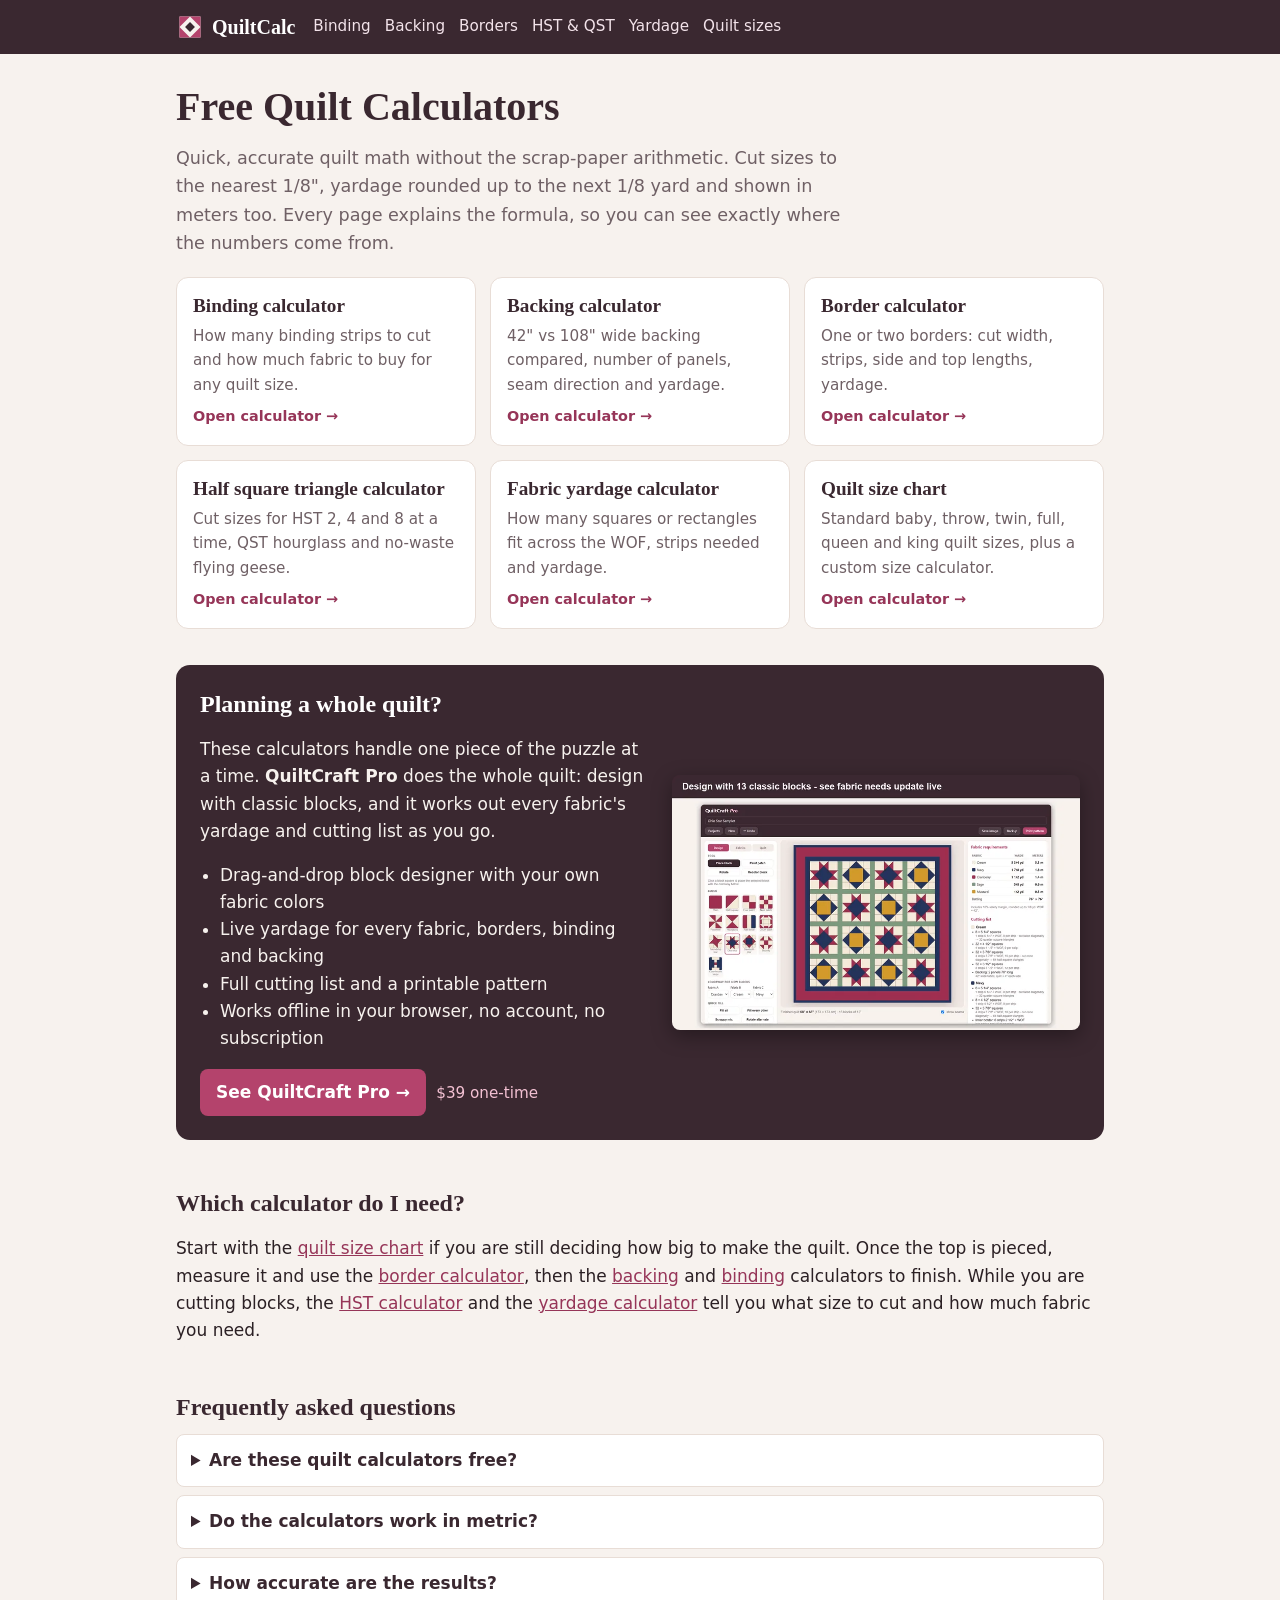
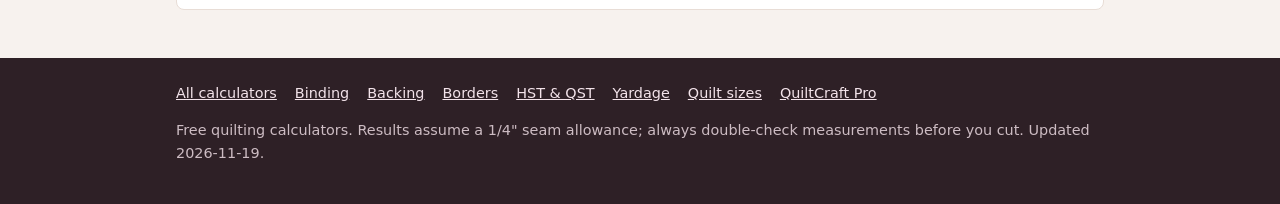
<file: index.html>
<!doctype html>
<html lang="en">
<head>
<!-- SITE CONFIG: base URL = https://goksonline.github.io/quilt-calculators/ (set in _build/build.js, or search-and-replace this exact string in all .html, sitemap.xml, robots.txt) -->
<meta charset="utf-8">
<meta name="viewport" content="width=device-width,initial-scale=1">
<title>Free Quilt Calculators: Binding, Backing, HST &amp; Yardage</title>
<meta name="description" content="Free quilt calculators for binding, backing, borders, half square triangles and fabric yardage, plus a standard quilt size chart. Fractions to 1/8 inch, yards and meters.">
<link rel="canonical" href="https://goksonline.github.io/quilt-calculators/">
<meta property="og:type" content="website">
<meta property="og:site_name" content="QuiltCalc">
<meta property="og:title" content="Free Quilt Calculators: Binding, Backing, HST &amp; Yardage">
<meta property="og:description" content="Free quilt calculators for binding, backing, borders, half square triangles and fabric yardage, plus a standard quilt size chart. Fractions to 1/8 inch, yards and meters.">
<meta property="og:url" content="https://goksonline.github.io/quilt-calculators/">
<meta property="og:image" content="https://goksonline.github.io/quilt-calculators/og-quiltcraft.jpg">
<meta name="twitter:card" content="summary_large_image">
<meta name="theme-color" content="#3a2830">
<link rel="icon" href="favicon.svg" type="image/svg+xml">
<link rel="stylesheet" href="style.css">
<script type="application/ld+json">{"@context":"https://schema.org","@type":"FAQPage","mainEntity":[{"@type":"Question","name":"Are these quilt calculators free?","acceptedAnswer":{"@type":"Answer","text":"Yes. Every calculator on this site is free, needs no sign-up and runs right in your browser."}},{"@type":"Question","name":"Do the calculators work in metric?","acceptedAnswer":{"@type":"Answer","text":"Measurements are entered in inches, the standard for quilting patterns and rulers. Every yardage result is also shown in meters, rounded up to the next 0.1 m."}},{"@type":"Question","name":"How accurate are the results?","acceptedAnswer":{"@type":"Answer","text":"Cut sizes are shown to the nearest 1/8 inch and yardage is always rounded up to the next 1/8 yard, so you will not come up short. Each page shows the formula so you can check the math yourself."}}]}</script>
</head>
<body data-page="">
<a class="skip" href="#main">Skip to content</a>
<header class="top"><div class="wrap"><a class="brand" href="./"><img src="favicon.svg" alt="" width="28" height="28">QuiltCalc</a><nav aria-label="Calculators"><a href="binding.html">Binding</a><a href="backing.html">Backing</a><a href="borders.html">Borders</a><a href="hst-qst.html">HST &amp; QST</a><a href="yardage.html">Yardage</a><a href="quilt-sizes.html">Quilt sizes</a></nav></div></header>
<main id="main"><div class="wrap">
<h1>Free Quilt Calculators</h1>
<p class="lede">Quick, accurate quilt math without the scrap-paper arithmetic. Cut sizes to the nearest 1/8", yardage rounded up to the next 1/8 yard and shown in meters too. Every page explains the formula, so you can see exactly where the numbers come from.</p>
<div class="tools"><a class="tool" href="binding.html"><h2>Binding calculator</h2><p>How many binding strips to cut and how much fabric to buy for any quilt size.</p><span class="go">Open calculator &rarr;</span></a>
<a class="tool" href="backing.html"><h2>Backing calculator</h2><p>42&quot; vs 108&quot; wide backing compared, number of panels, seam direction and yardage.</p><span class="go">Open calculator &rarr;</span></a>
<a class="tool" href="borders.html"><h2>Border calculator</h2><p>One or two borders: cut width, strips, side and top lengths, yardage.</p><span class="go">Open calculator &rarr;</span></a>
<a class="tool" href="hst-qst.html"><h2>Half square triangle calculator</h2><p>Cut sizes for HST 2, 4 and 8 at a time, QST hourglass and no-waste flying geese.</p><span class="go">Open calculator &rarr;</span></a>
<a class="tool" href="yardage.html"><h2>Fabric yardage calculator</h2><p>How many squares or rectangles fit across the WOF, strips needed and yardage.</p><span class="go">Open calculator &rarr;</span></a>
<a class="tool" href="quilt-sizes.html"><h2>Quilt size chart</h2><p>Standard baby, throw, twin, full, queen and king quilt sizes, plus a custom size calculator.</p><span class="go">Open calculator &rarr;</span></a></div>
<section class="promo" aria-labelledby="pro-h">
<div><h2 id="pro-h">Planning a whole quilt?</h2>
<p>These calculators handle one piece of the puzzle at a time. <b>QuiltCraft Pro</b> does the whole quilt: design with classic blocks, and it works out every fabric's yardage and cutting list as you go.</p>
<ul><li>Drag-and-drop block designer with your own fabric colors</li><li>Live yardage for every fabric, borders, binding and backing</li><li>Full cutting list and a printable pattern</li><li>Works offline in your browser, no account, no subscription</li></ul>
<a class="btn" href="https://motorintelligence.gumroad.com/l/quiltcraft-pro?utm_source=quiltcalc&utm_medium=site&utm_campaign=home" rel="noopener">See QuiltCraft Pro &rarr;</a> <span class="price">&nbsp;$39 one-time</span></div>
<img src="app-1_design.webp" width="800" height="500" loading="lazy" alt="QuiltCraft Pro screen showing an Ohio Star sampler quilt with fabric requirements and cutting list">
</section>
<h2>Which calculator do I need?</h2>
<p>Start with the <a href="quilt-sizes.html">quilt size chart</a> if you are still deciding how big to make the quilt. Once the top is pieced, measure it and use the <a href="borders.html">border calculator</a>, then the <a href="backing.html">backing</a> and <a href="binding.html">binding</a> calculators to finish. While you are cutting blocks, the <a href="hst-qst.html">HST calculator</a> and the <a href="yardage.html">yardage calculator</a> tell you what size to cut and how much fabric you need.</p>
<h2 id="faq">Frequently asked questions</h2>
<details><summary>Are these quilt calculators free?</summary><p>Yes. Every calculator on this site is free, needs no sign-up and runs right in your browser.</p></details>
<details><summary>Do the calculators work in metric?</summary><p>Measurements are entered in inches, the standard for quilting patterns and rulers. Every yardage result is also shown in meters, rounded up to the next 0.1 m.</p></details>
<details><summary>How accurate are the results?</summary><p>Cut sizes are shown to the nearest 1/8 inch and yardage is always rounded up to the next 1/8 yard, so you will not come up short. Each page shows the formula so you can check the math yourself.</p></details>
</div></main>
<footer><div class="wrap">
<div class="cols"><a href="./">All calculators</a><a href="binding.html">Binding</a><a href="backing.html">Backing</a><a href="borders.html">Borders</a><a href="hst-qst.html">HST &amp; QST</a><a href="yardage.html">Yardage</a><a href="quilt-sizes.html">Quilt sizes</a><a href="https://motorintelligence.gumroad.com/l/quiltcraft-pro?utm_source=quiltcalc&utm_medium=site&utm_campaign=footer" rel="noopener">QuiltCraft Pro</a></div>
<p>Free quilting calculators. Results assume a 1/4" seam allowance; always double-check measurements before you cut. Updated 2026-11-19.</p>
</div></footer>

</body>
</html>
</file>
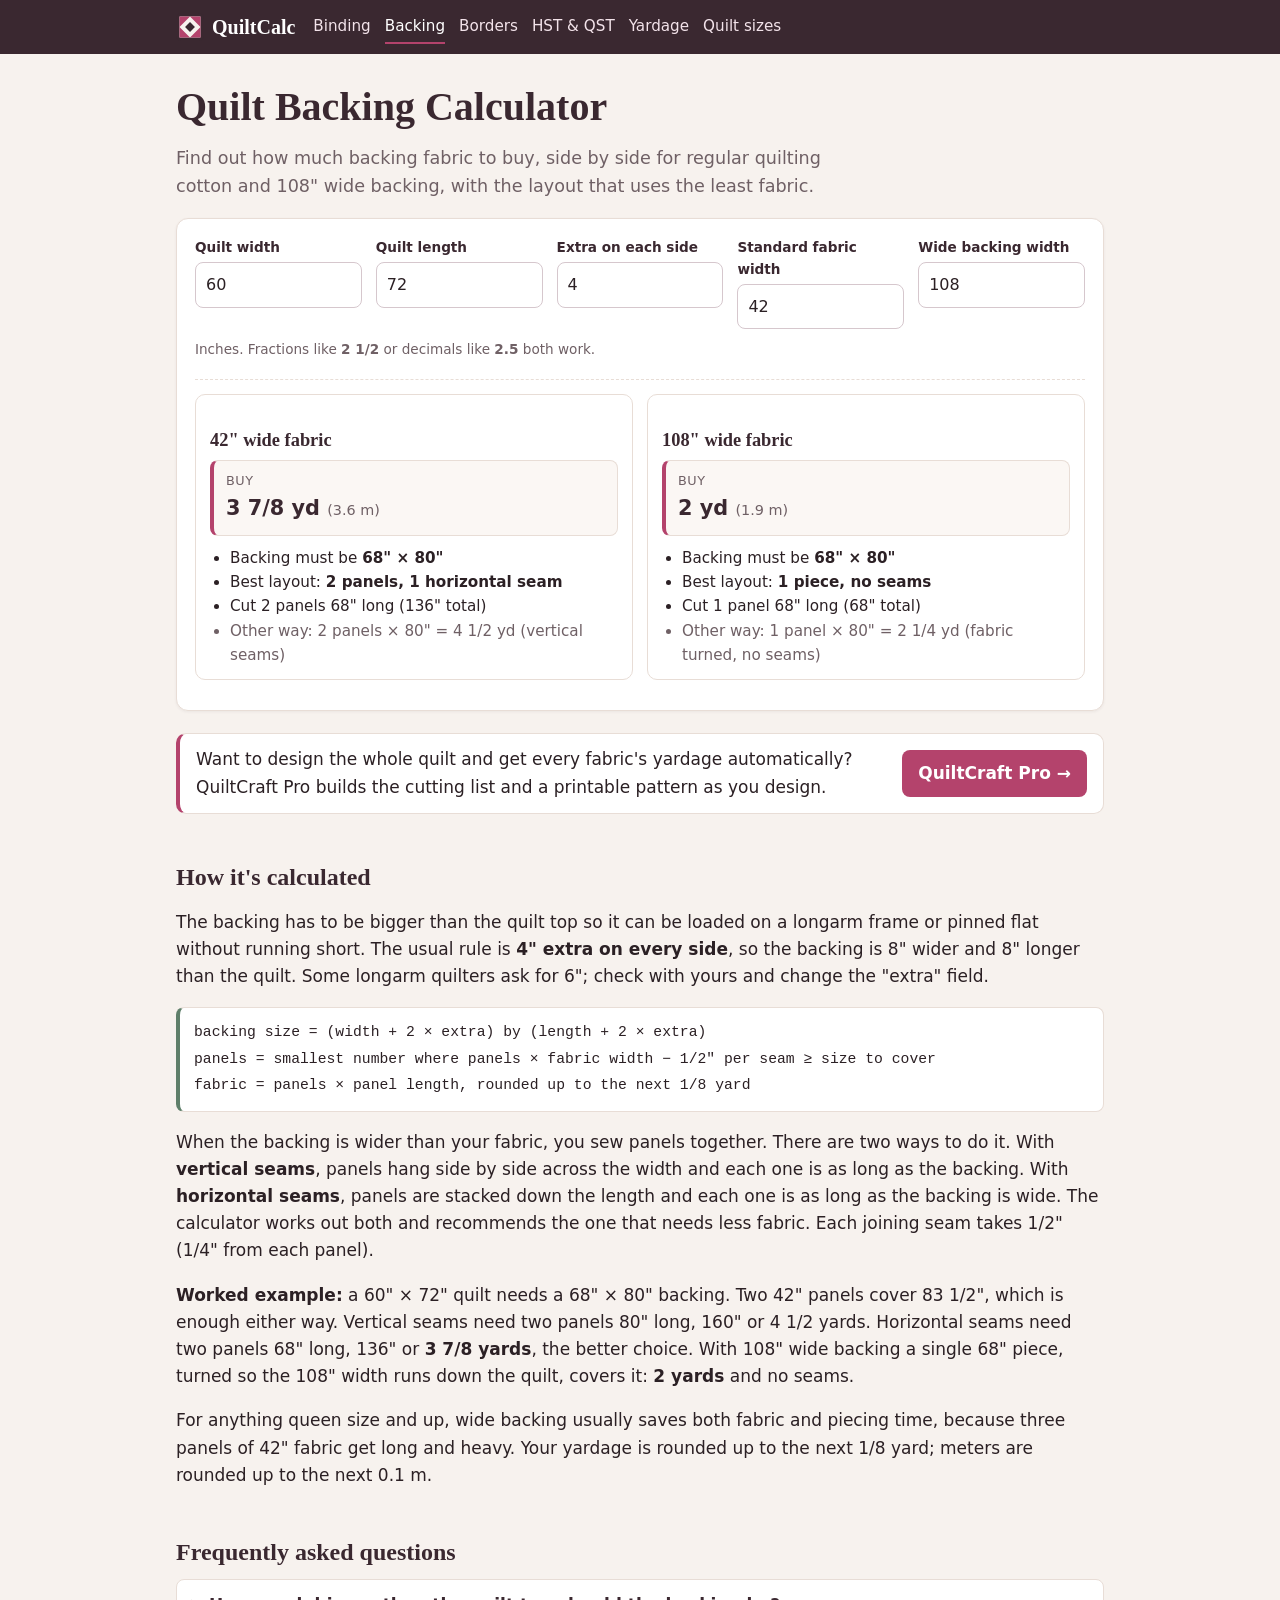
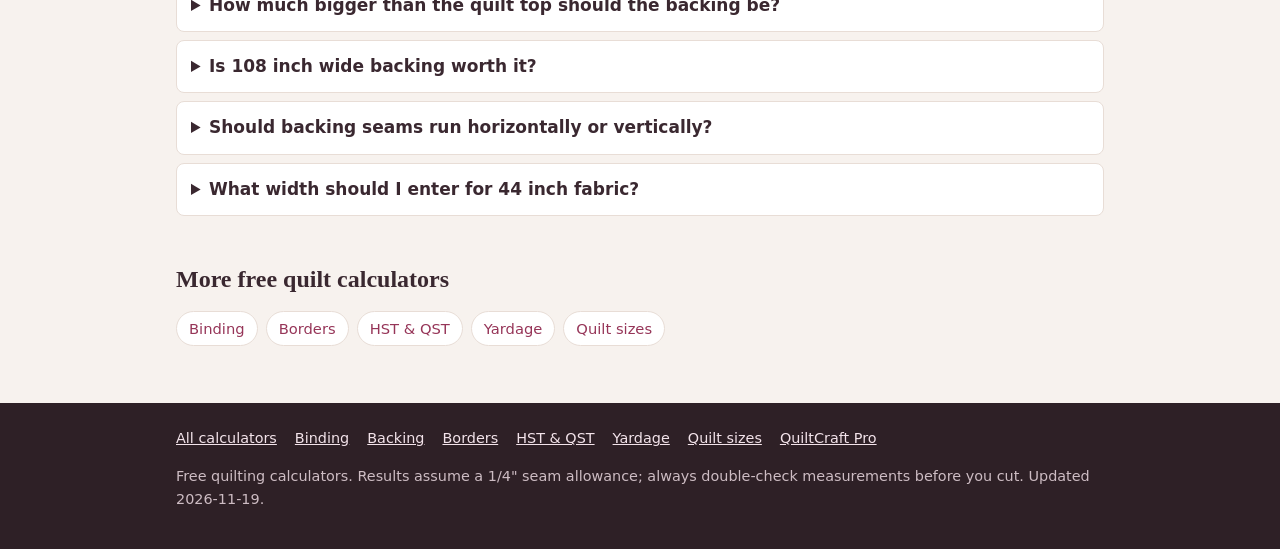
<file: backing.html>
<!doctype html>
<html lang="en">
<head>
<!-- SITE CONFIG: base URL = https://goksonline.github.io/quilt-calculators/ (set in _build/build.js, or search-and-replace this exact string in all .html, sitemap.xml, robots.txt) -->
<meta charset="utf-8">
<meta name="viewport" content="width=device-width,initial-scale=1">
<title>Quilt Backing Calculator: 42&quot; vs 108&quot; Wide | QuiltCalc</title>
<meta name="description" content="Free quilt backing calculator. Compare 42 inch and 108 inch wide backing, see how many panels to piece, which way the seams run and how many yards to buy.">
<link rel="canonical" href="https://goksonline.github.io/quilt-calculators/backing.html">
<meta property="og:type" content="website">
<meta property="og:site_name" content="QuiltCalc">
<meta property="og:title" content="Quilt Backing Calculator: 42&quot; vs 108&quot; Wide">
<meta property="og:description" content="Free quilt backing calculator. Compare 42 inch and 108 inch wide backing, see how many panels to piece, which way the seams run and how many yards to buy.">
<meta property="og:url" content="https://goksonline.github.io/quilt-calculators/backing.html">
<meta property="og:image" content="https://goksonline.github.io/quilt-calculators/og-quiltcraft.jpg">
<meta name="twitter:card" content="summary_large_image">
<meta name="theme-color" content="#3a2830">
<link rel="icon" href="favicon.svg" type="image/svg+xml">
<link rel="stylesheet" href="style.css">
<script type="application/ld+json">{"@context":"https://schema.org","@type":"FAQPage","mainEntity":[{"@type":"Question","name":"How much bigger than the quilt top should the backing be?","acceptedAnswer":{"@type":"Answer","text":"Plan on 4 inches extra on each side, 8 inches total in each direction. Longarm quilters often ask for 4 to 6 inches per side, so ask before you cut."}},{"@type":"Question","name":"Is 108 inch wide backing worth it?","acceptedAnswer":{"@type":"Answer","text":"For queen and king quilts it usually is. You avoid two long seams and often buy less total yardage. For baby and throw quilts, standard 42 inch fabric with one seam is often cheaper."}},{"@type":"Question","name":"Should backing seams run horizontally or vertically?","acceptedAnswer":{"@type":"Answer","text":"Both are fine for the finished quilt. Pick the layout that uses less fabric. Many longarm quilters prefer seams running parallel to the rollers, so check with yours if you are sending the quilt out."}},{"@type":"Question","name":"What width should I enter for 44 inch fabric?","acceptedAnswer":{"@type":"Answer","text":"Use the usable width after removing selvages, usually 40 to 42 inches. If you are not sure, enter 40 to be safe."}}]}</script>
</head>
<body data-page="backing">
<a class="skip" href="#main">Skip to content</a>
<header class="top"><div class="wrap"><a class="brand" href="./"><img src="favicon.svg" alt="" width="28" height="28">QuiltCalc</a><nav aria-label="Calculators"><a href="binding.html">Binding</a><a href="backing.html" aria-current="page">Backing</a><a href="borders.html">Borders</a><a href="hst-qst.html">HST &amp; QST</a><a href="yardage.html">Yardage</a><a href="quilt-sizes.html">Quilt sizes</a></nav></div></header>
<main id="main"><div class="wrap">
<h1>Quilt Backing Calculator</h1>
<p class="lede">Find out how much backing fabric to buy, side by side for regular quilting cotton and 108" wide backing, with the layout that uses the least fabric.</p>
<form class="calc" id="calc" novalidate>
<div class="fields"><div><label for="qw">Quilt width</label><input id="qw" name="qw" type="text" inputmode="decimal" autocomplete="off" value="60"></div><div><label for="qh">Quilt length</label><input id="qh" name="qh" type="text" inputmode="decimal" autocomplete="off" value="72"></div><div><label for="ov">Extra on each side</label><input id="ov" name="ov" type="text" inputmode="decimal" autocomplete="off" value="4"></div><div><label for="fw1">Standard fabric width</label><input id="fw1" name="fw1" type="text" inputmode="decimal" autocomplete="off" value="42"></div><div><label for="fw2">Wide backing width</label><input id="fw2" name="fw2" type="text" inputmode="decimal" autocomplete="off" value="108"></div></div>
<p class="hint">Inches. Fractions like <b>2 1/2</b> or decimals like <b>2.5</b> both work.</p>
<div id="result" aria-live="polite"></div>
</form>
<aside class="pro" aria-label="QuiltCraft Pro"><p>Want to design the whole quilt and get every fabric's yardage automatically? QuiltCraft Pro builds the cutting list and a printable pattern as you design.</p><a class="btn" href="https://motorintelligence.gumroad.com/l/quiltcraft-pro?utm_source=quiltcalc&utm_medium=site&utm_campaign=backing" rel="noopener">QuiltCraft Pro &rarr;</a></aside>
<h2>How it's calculated</h2>
<p>The backing has to be bigger than the quilt top so it can be loaded on a longarm frame or pinned flat without running short. The usual rule is <b>4" extra on every side</b>, so the backing is 8" wider and 8" longer than the quilt. Some longarm quilters ask for 6"; check with yours and change the "extra" field.</p>
<div class="formula"><p>backing size = (width + 2 &times; extra) by (length + 2 &times; extra)</p><p>panels = smallest number where panels &times; fabric width &minus; 1/2" per seam &ge; size to cover</p><p>fabric = panels &times; panel length, rounded up to the next 1/8 yard</p></div>
<p>When the backing is wider than your fabric, you sew panels together. There are two ways to do it. With <b>vertical seams</b>, panels hang side by side across the width and each one is as long as the backing. With <b>horizontal seams</b>, panels are stacked down the length and each one is as long as the backing is wide. The calculator works out both and recommends the one that needs less fabric. Each joining seam takes 1/2" (1/4" from each panel).</p>
<p><b>Worked example:</b> a 60" &times; 72" quilt needs a 68" &times; 80" backing. Two 42" panels cover 83 1/2", which is enough either way. Vertical seams need two panels 80" long, 160" or 4 1/2 yards. Horizontal seams need two panels 68" long, 136" or <b>3 7/8 yards</b>, the better choice. With 108" wide backing a single 68" piece, turned so the 108" width runs down the quilt, covers it: <b>2 yards</b> and no seams.</p>
<p>For anything queen size and up, wide backing usually saves both fabric and piecing time, because three panels of 42" fabric get long and heavy. Your yardage is rounded up to the next 1/8 yard; meters are rounded up to the next 0.1 m.</p>
<h2 id="faq">Frequently asked questions</h2>
<details><summary>How much bigger than the quilt top should the backing be?</summary><p>Plan on 4 inches extra on each side, 8 inches total in each direction. Longarm quilters often ask for 4 to 6 inches per side, so ask before you cut.</p></details>
<details><summary>Is 108 inch wide backing worth it?</summary><p>For queen and king quilts it usually is. You avoid two long seams and often buy less total yardage. For baby and throw quilts, standard 42 inch fabric with one seam is often cheaper.</p></details>
<details><summary>Should backing seams run horizontally or vertically?</summary><p>Both are fine for the finished quilt. Pick the layout that uses less fabric. Many longarm quilters prefer seams running parallel to the rollers, so check with yours if you are sending the quilt out.</p></details>
<details><summary>What width should I enter for 44 inch fabric?</summary><p>Use the usable width after removing selvages, usually 40 to 42 inches. If you are not sure, enter 40 to be safe.</p></details>
<h2>More free quilt calculators</h2><ul class="related"><li><a href="binding.html">Binding</a></li><li><a href="borders.html">Borders</a></li><li><a href="hst-qst.html">HST &amp; QST</a></li><li><a href="yardage.html">Yardage</a></li><li><a href="quilt-sizes.html">Quilt sizes</a></li></ul>
</div></main>
<footer><div class="wrap">
<div class="cols"><a href="./">All calculators</a><a href="binding.html">Binding</a><a href="backing.html">Backing</a><a href="borders.html">Borders</a><a href="hst-qst.html">HST &amp; QST</a><a href="yardage.html">Yardage</a><a href="quilt-sizes.html">Quilt sizes</a><a href="https://motorintelligence.gumroad.com/l/quiltcraft-pro?utm_source=quiltcalc&utm_medium=site&utm_campaign=footer" rel="noopener">QuiltCraft Pro</a></div>
<p>Free quilting calculators. Results assume a 1/4" seam allowance; always double-check measurements before you cut. Updated 2026-11-19.</p>
</div></footer>
<script src="calc.js"></script>
<script src="ui.js"></script>
</body>
</html>
</file>
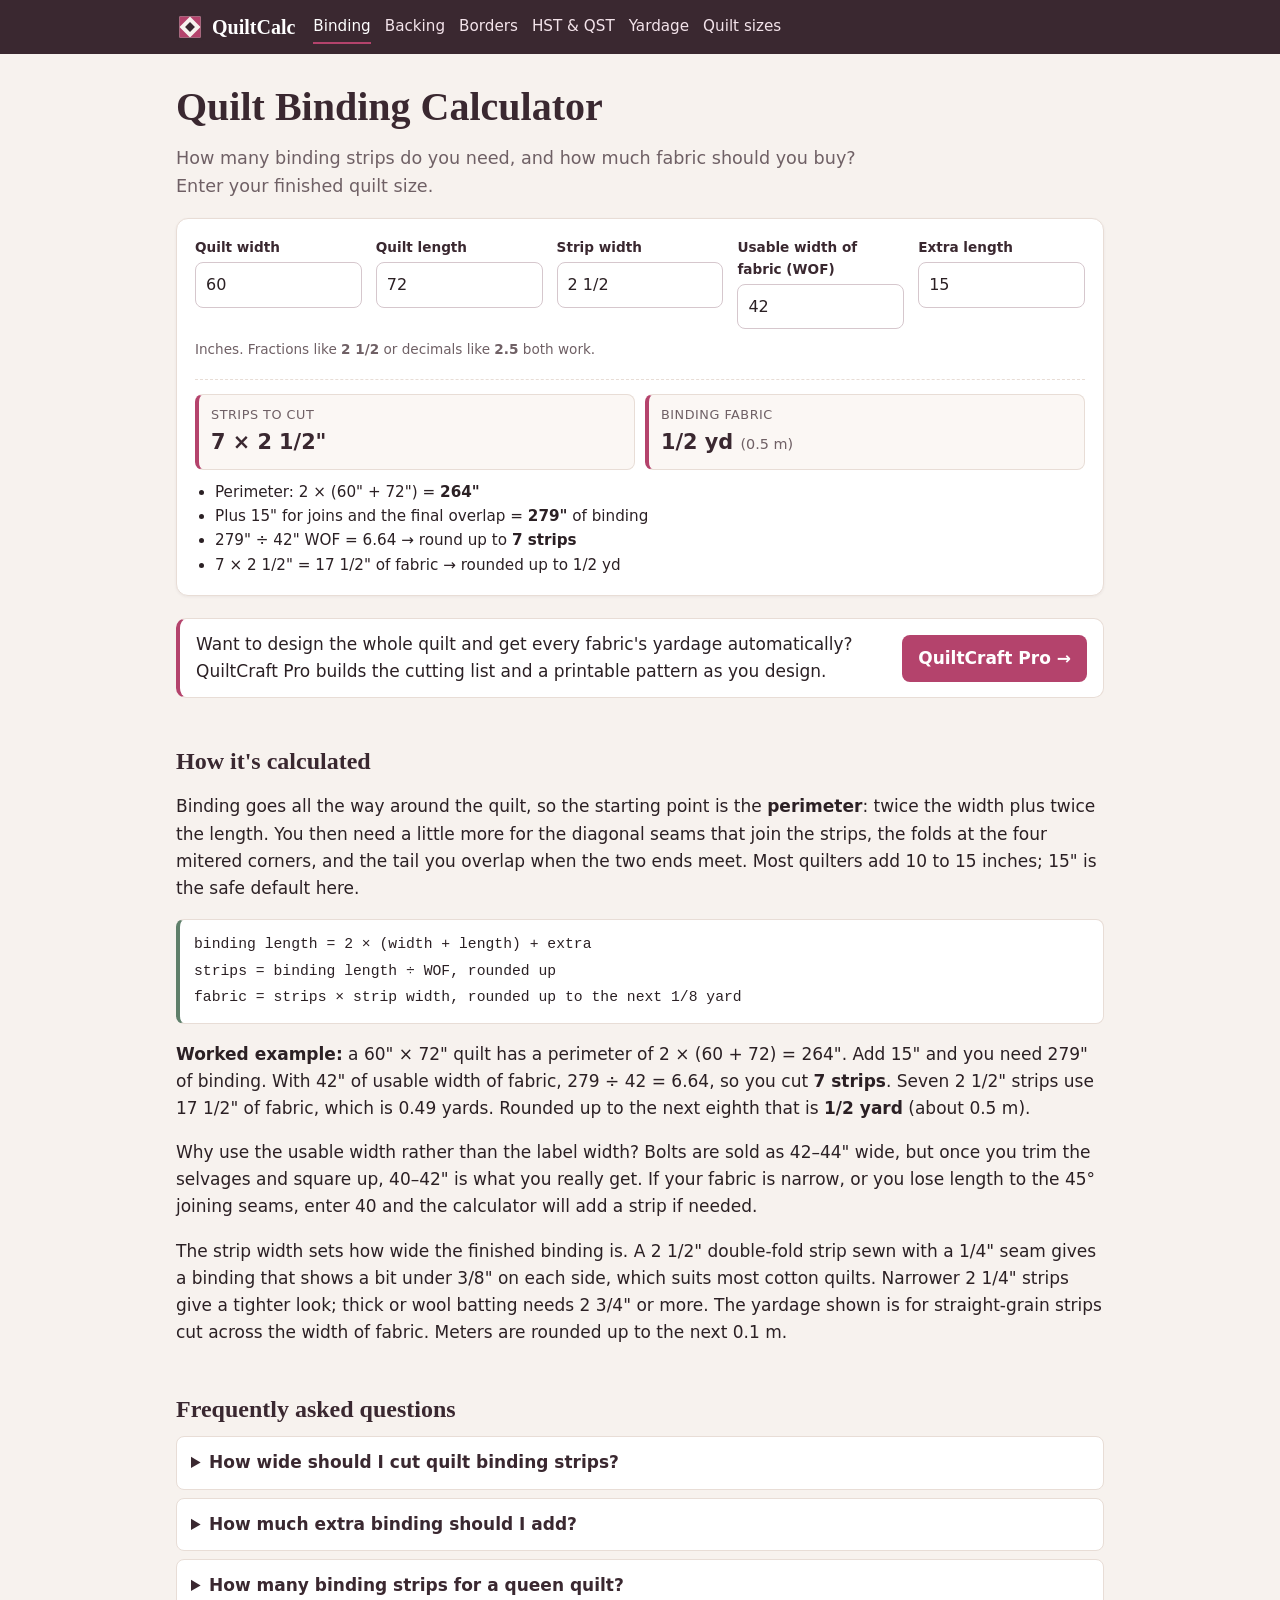
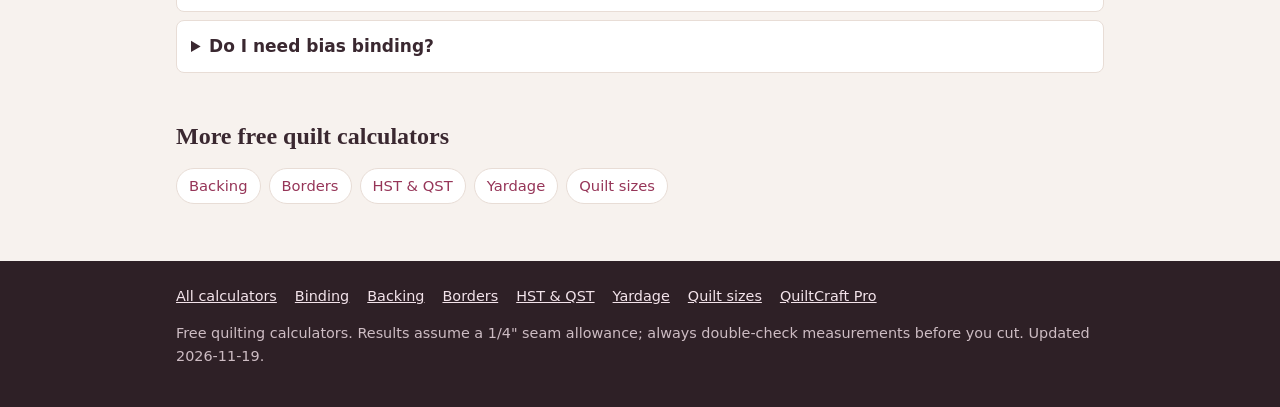
<file: binding.html>
<!doctype html>
<html lang="en">
<head>
<!-- SITE CONFIG: base URL = https://goksonline.github.io/quilt-calculators/ (set in _build/build.js, or search-and-replace this exact string in all .html, sitemap.xml, robots.txt) -->
<meta charset="utf-8">
<meta name="viewport" content="width=device-width,initial-scale=1">
<title>Quilt Binding Calculator: Strips &amp; Yardage | QuiltCalc</title>
<meta name="description" content="Free quilt binding calculator. Enter your quilt size to get the number of binding strips to cut and the yardage to buy, in yards and meters.">
<link rel="canonical" href="https://goksonline.github.io/quilt-calculators/binding.html">
<meta property="og:type" content="website">
<meta property="og:site_name" content="QuiltCalc">
<meta property="og:title" content="Quilt Binding Calculator: Strips &amp; Yardage">
<meta property="og:description" content="Free quilt binding calculator. Enter your quilt size to get the number of binding strips to cut and the yardage to buy, in yards and meters.">
<meta property="og:url" content="https://goksonline.github.io/quilt-calculators/binding.html">
<meta property="og:image" content="https://goksonline.github.io/quilt-calculators/og-quiltcraft.jpg">
<meta name="twitter:card" content="summary_large_image">
<meta name="theme-color" content="#3a2830">
<link rel="icon" href="favicon.svg" type="image/svg+xml">
<link rel="stylesheet" href="style.css">
<script type="application/ld+json">{"@context":"https://schema.org","@type":"FAQPage","mainEntity":[{"@type":"Question","name":"How wide should I cut quilt binding strips?","acceptedAnswer":{"@type":"Answer","text":"2 1/2\" is the most common width for double-fold binding. Use 2 1/4\" for a slimmer binding on thin batting and 2 3/4\" to 3\" for thick, high-loft or wool batting."}},{"@type":"Question","name":"How much extra binding should I add?","acceptedAnswer":{"@type":"Answer","text":"Add 10 to 15 inches to the perimeter. That covers the diagonal joining seams, the mitered corners and the overlap where the ends are joined. If you are new to binding, use the full 15 inches."}},{"@type":"Question","name":"How many binding strips for a queen quilt?","acceptedAnswer":{"@type":"Answer","text":"A 90 x 108 queen quilt has a 396 inch perimeter. With 15 inches extra that is 411 inches, so you need 10 strips of 42 inch fabric, which is 25 inches of fabric, or 3/4 yard when cut at 2 1/2 inches."}},{"@type":"Question","name":"Do I need bias binding?","acceptedAnswer":{"@type":"Answer","text":"Only for curved, scalloped or rounded edges. Straight edges are fine with crosswise straight-grain strips, which is what this calculator assumes. Bias binding takes more fabric and is cut differently."}}]}</script>
</head>
<body data-page="binding">
<a class="skip" href="#main">Skip to content</a>
<header class="top"><div class="wrap"><a class="brand" href="./"><img src="favicon.svg" alt="" width="28" height="28">QuiltCalc</a><nav aria-label="Calculators"><a href="binding.html" aria-current="page">Binding</a><a href="backing.html">Backing</a><a href="borders.html">Borders</a><a href="hst-qst.html">HST &amp; QST</a><a href="yardage.html">Yardage</a><a href="quilt-sizes.html">Quilt sizes</a></nav></div></header>
<main id="main"><div class="wrap">
<h1>Quilt Binding Calculator</h1>
<p class="lede">How many binding strips do you need, and how much fabric should you buy? Enter your finished quilt size.</p>
<form class="calc" id="calc" novalidate>
<div class="fields"><div><label for="qw">Quilt width</label><input id="qw" name="qw" type="text" inputmode="decimal" autocomplete="off" value="60"></div><div><label for="qh">Quilt length</label><input id="qh" name="qh" type="text" inputmode="decimal" autocomplete="off" value="72"></div><div><label for="sw">Strip width</label><input id="sw" name="sw" type="text" inputmode="decimal" autocomplete="off" value="2 1/2"></div><div><label for="wof">Usable width of fabric (WOF)</label><input id="wof" name="wof" type="text" inputmode="decimal" autocomplete="off" value="42"></div><div><label for="extra">Extra length</label><input id="extra" name="extra" type="text" inputmode="decimal" autocomplete="off" value="15"></div></div>
<p class="hint">Inches. Fractions like <b>2 1/2</b> or decimals like <b>2.5</b> both work.</p>
<div id="result" aria-live="polite"></div>
</form>
<aside class="pro" aria-label="QuiltCraft Pro"><p>Want to design the whole quilt and get every fabric's yardage automatically? QuiltCraft Pro builds the cutting list and a printable pattern as you design.</p><a class="btn" href="https://motorintelligence.gumroad.com/l/quiltcraft-pro?utm_source=quiltcalc&utm_medium=site&utm_campaign=binding" rel="noopener">QuiltCraft Pro &rarr;</a></aside>
<h2>How it's calculated</h2>
<p>Binding goes all the way around the quilt, so the starting point is the <b>perimeter</b>: twice the width plus twice the length. You then need a little more for the diagonal seams that join the strips, the folds at the four mitered corners, and the tail you overlap when the two ends meet. Most quilters add 10 to 15 inches; 15" is the safe default here.</p>
<div class="formula"><p>binding length = 2 &times; (width + length) + extra</p><p>strips = binding length &divide; WOF, rounded up</p><p>fabric = strips &times; strip width, rounded up to the next 1/8 yard</p></div>
<p><b>Worked example:</b> a 60" &times; 72" quilt has a perimeter of 2 &times; (60 + 72) = 264". Add 15" and you need 279" of binding. With 42" of usable width of fabric, 279 &divide; 42 = 6.64, so you cut <b>7 strips</b>. Seven 2 1/2" strips use 17 1/2" of fabric, which is 0.49 yards. Rounded up to the next eighth that is <b>1/2 yard</b> (about 0.5 m).</p>
<p>Why use the usable width rather than the label width? Bolts are sold as 42&ndash;44" wide, but once you trim the selvages and square up, 40&ndash;42" is what you really get. If your fabric is narrow, or you lose length to the 45&deg; joining seams, enter 40 and the calculator will add a strip if needed.</p>
<p>The strip width sets how wide the finished binding is. A 2 1/2" double-fold strip sewn with a 1/4" seam gives a binding that shows a bit under 3/8" on each side, which suits most cotton quilts. Narrower 2 1/4" strips give a tighter look; thick or wool batting needs 2 3/4" or more. The yardage shown is for straight-grain strips cut across the width of fabric. Meters are rounded up to the next 0.1 m.</p>
<h2 id="faq">Frequently asked questions</h2>
<details><summary>How wide should I cut quilt binding strips?</summary><p>2 1/2&quot; is the most common width for double-fold binding. Use 2 1/4&quot; for a slimmer binding on thin batting and 2 3/4&quot; to 3&quot; for thick, high-loft or wool batting.</p></details>
<details><summary>How much extra binding should I add?</summary><p>Add 10 to 15 inches to the perimeter. That covers the diagonal joining seams, the mitered corners and the overlap where the ends are joined. If you are new to binding, use the full 15 inches.</p></details>
<details><summary>How many binding strips for a queen quilt?</summary><p>A 90 x 108 queen quilt has a 396 inch perimeter. With 15 inches extra that is 411 inches, so you need 10 strips of 42 inch fabric, which is 25 inches of fabric, or 3/4 yard when cut at 2 1/2 inches.</p></details>
<details><summary>Do I need bias binding?</summary><p>Only for curved, scalloped or rounded edges. Straight edges are fine with crosswise straight-grain strips, which is what this calculator assumes. Bias binding takes more fabric and is cut differently.</p></details>
<h2>More free quilt calculators</h2><ul class="related"><li><a href="backing.html">Backing</a></li><li><a href="borders.html">Borders</a></li><li><a href="hst-qst.html">HST &amp; QST</a></li><li><a href="yardage.html">Yardage</a></li><li><a href="quilt-sizes.html">Quilt sizes</a></li></ul>
</div></main>
<footer><div class="wrap">
<div class="cols"><a href="./">All calculators</a><a href="binding.html">Binding</a><a href="backing.html">Backing</a><a href="borders.html">Borders</a><a href="hst-qst.html">HST &amp; QST</a><a href="yardage.html">Yardage</a><a href="quilt-sizes.html">Quilt sizes</a><a href="https://motorintelligence.gumroad.com/l/quiltcraft-pro?utm_source=quiltcalc&utm_medium=site&utm_campaign=footer" rel="noopener">QuiltCraft Pro</a></div>
<p>Free quilting calculators. Results assume a 1/4" seam allowance; always double-check measurements before you cut. Updated 2026-11-19.</p>
</div></footer>
<script src="calc.js"></script>
<script src="ui.js"></script>
</body>
</html>
</file>
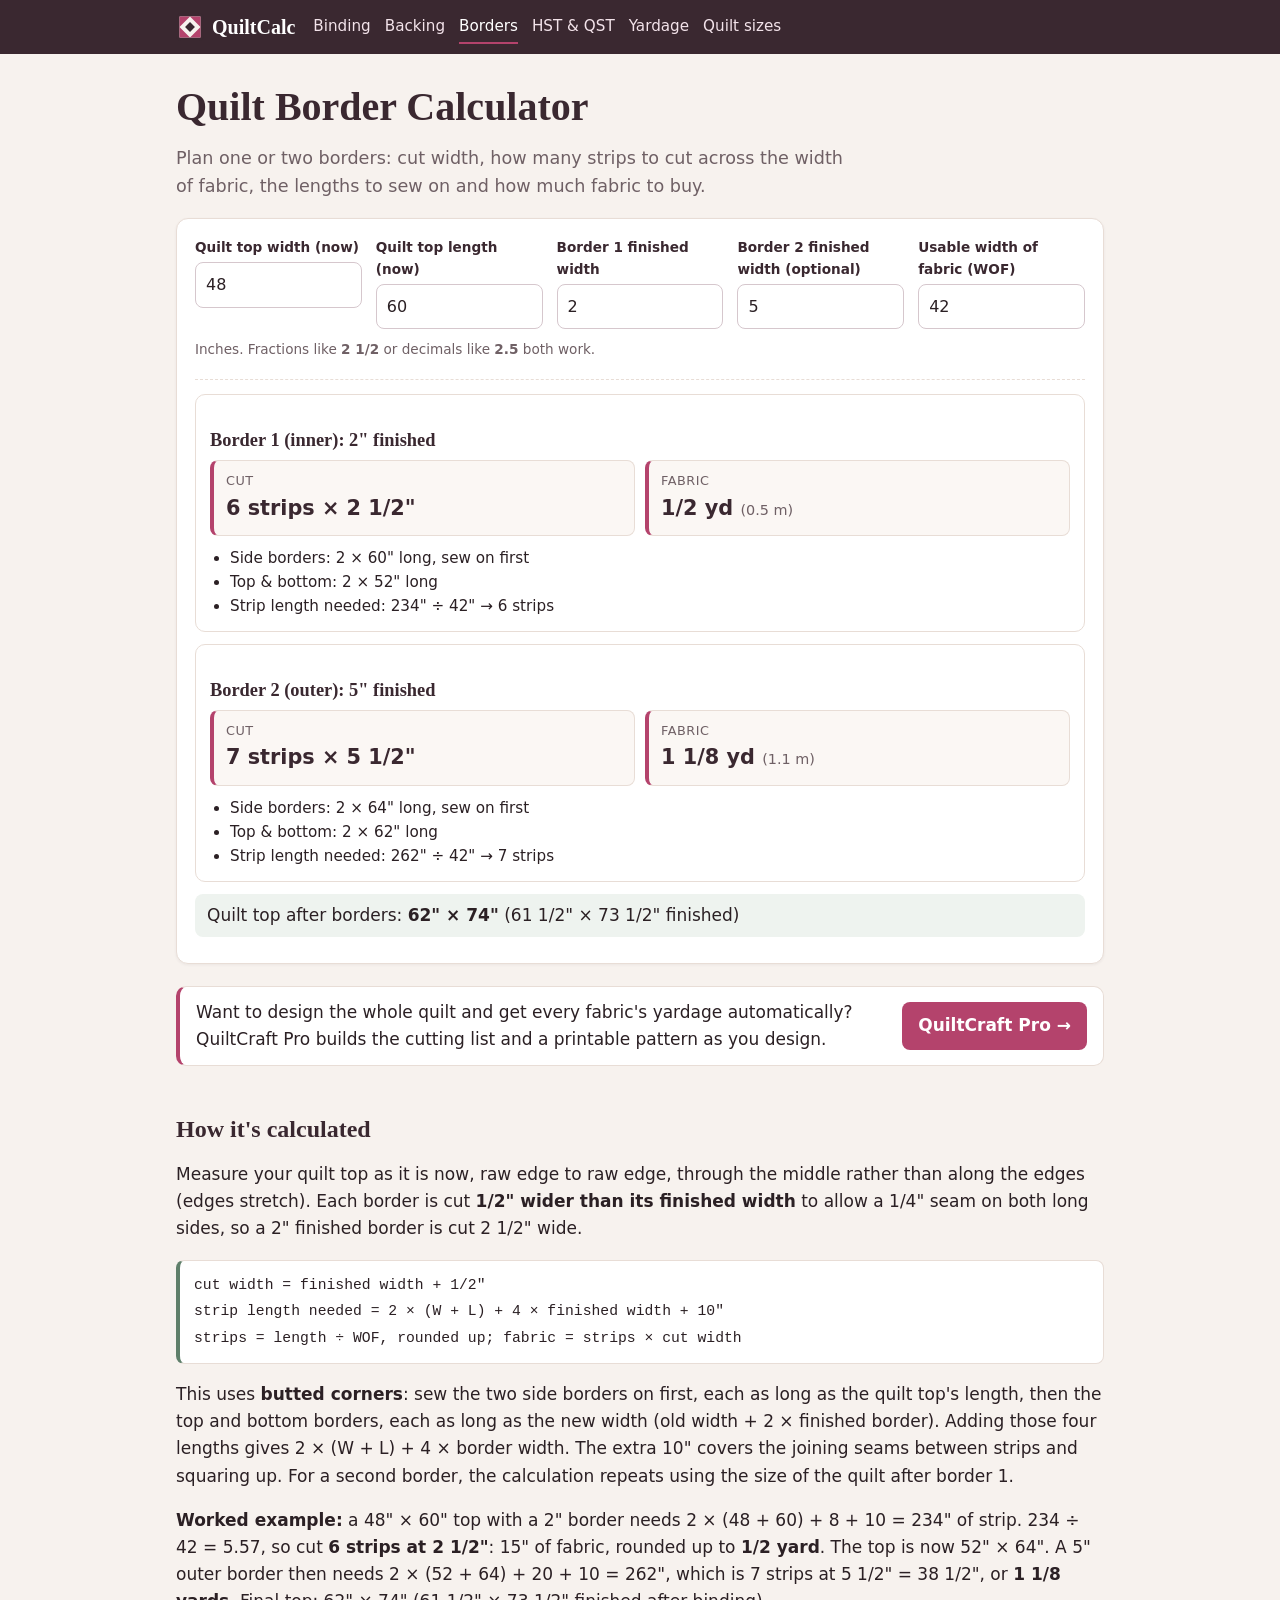
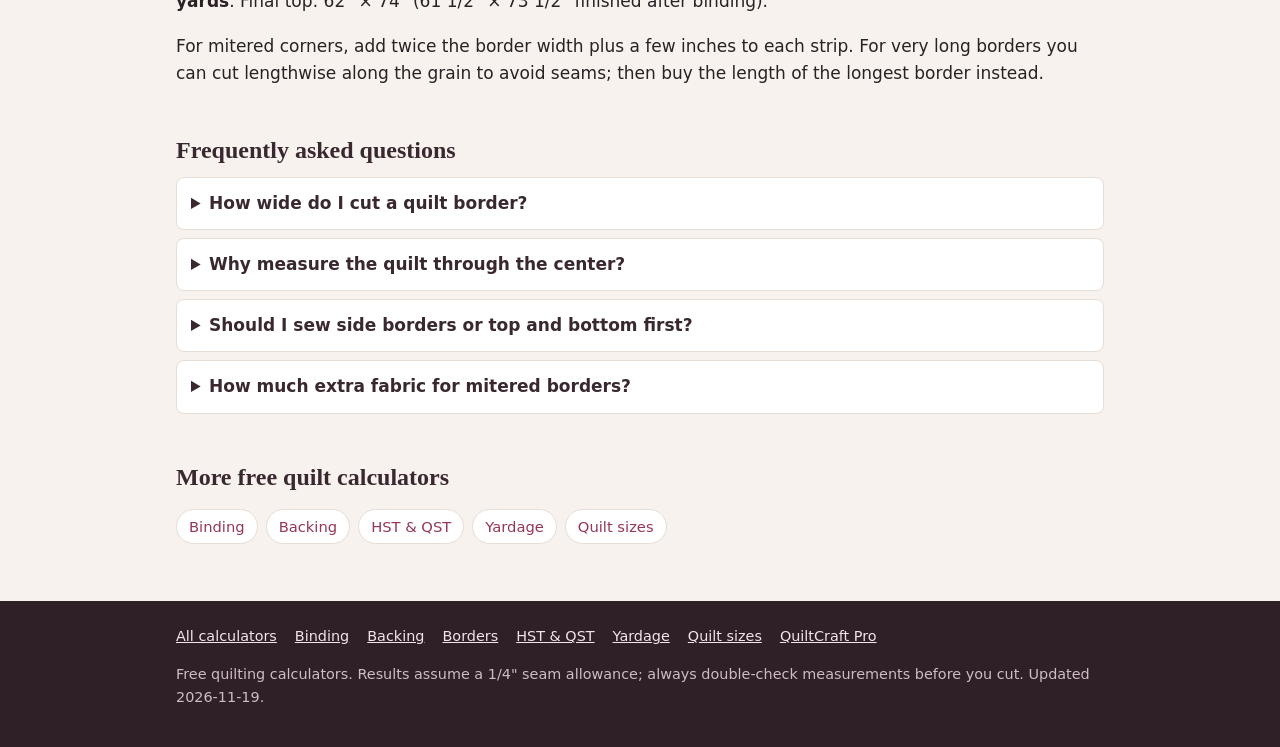
<file: borders.html>
<!doctype html>
<html lang="en">
<head>
<!-- SITE CONFIG: base URL = https://goksonline.github.io/quilt-calculators/ (set in _build/build.js, or search-and-replace this exact string in all .html, sitemap.xml, robots.txt) -->
<meta charset="utf-8">
<meta name="viewport" content="width=device-width,initial-scale=1">
<title>Quilt Border Calculator: Strips &amp; Yardage | QuiltCalc</title>
<meta name="description" content="Free quilt border calculator for one or two borders. Get the cut width, number of strips, side and top border lengths and yardage in yards and meters.">
<link rel="canonical" href="https://goksonline.github.io/quilt-calculators/borders.html">
<meta property="og:type" content="website">
<meta property="og:site_name" content="QuiltCalc">
<meta property="og:title" content="Quilt Border Calculator: Strips &amp; Yardage">
<meta property="og:description" content="Free quilt border calculator for one or two borders. Get the cut width, number of strips, side and top border lengths and yardage in yards and meters.">
<meta property="og:url" content="https://goksonline.github.io/quilt-calculators/borders.html">
<meta property="og:image" content="https://goksonline.github.io/quilt-calculators/og-quiltcraft.jpg">
<meta name="twitter:card" content="summary_large_image">
<meta name="theme-color" content="#3a2830">
<link rel="icon" href="favicon.svg" type="image/svg+xml">
<link rel="stylesheet" href="style.css">
<script type="application/ld+json">{"@context":"https://schema.org","@type":"FAQPage","mainEntity":[{"@type":"Question","name":"How wide do I cut a quilt border?","acceptedAnswer":{"@type":"Answer","text":"Cut it 1/2 inch wider than you want it to finish. A 3 inch finished border is cut 3 1/2 inches wide."}},{"@type":"Question","name":"Why measure the quilt through the center?","acceptedAnswer":{"@type":"Answer","text":"The outer edges of a pieced top stretch as you handle them. Cutting borders to the center measurement and easing the edges to fit keeps the quilt flat and square instead of wavy."}},{"@type":"Question","name":"Should I sew side borders or top and bottom first?","acceptedAnswer":{"@type":"Answer","text":"Either works as long as you are consistent. This calculator assumes sides first, so side borders equal the top's length and top and bottom borders equal the width plus both side borders."}},{"@type":"Question","name":"How much extra fabric for mitered borders?","acceptedAnswer":{"@type":"Answer","text":"Each strip must be longer by about twice the border width plus 2 to 4 inches, because the miter extends past the quilt corner."}}]}</script>
</head>
<body data-page="borders">
<a class="skip" href="#main">Skip to content</a>
<header class="top"><div class="wrap"><a class="brand" href="./"><img src="favicon.svg" alt="" width="28" height="28">QuiltCalc</a><nav aria-label="Calculators"><a href="binding.html">Binding</a><a href="backing.html">Backing</a><a href="borders.html" aria-current="page">Borders</a><a href="hst-qst.html">HST &amp; QST</a><a href="yardage.html">Yardage</a><a href="quilt-sizes.html">Quilt sizes</a></nav></div></header>
<main id="main"><div class="wrap">
<h1>Quilt Border Calculator</h1>
<p class="lede">Plan one or two borders: cut width, how many strips to cut across the width of fabric, the lengths to sew on and how much fabric to buy.</p>
<form class="calc" id="calc" novalidate>
<div class="fields"><div><label for="qw">Quilt top width (now)</label><input id="qw" name="qw" type="text" inputmode="decimal" autocomplete="off" value="48"></div><div><label for="qh">Quilt top length (now)</label><input id="qh" name="qh" type="text" inputmode="decimal" autocomplete="off" value="60"></div><div><label for="b1">Border 1 finished width</label><input id="b1" name="b1" type="text" inputmode="decimal" autocomplete="off" value="2"></div><div><label for="b2">Border 2 finished width (optional)</label><input id="b2" name="b2" type="text" inputmode="decimal" autocomplete="off" value="5"></div><div><label for="wof">Usable width of fabric (WOF)</label><input id="wof" name="wof" type="text" inputmode="decimal" autocomplete="off" value="42"></div></div>
<p class="hint">Inches. Fractions like <b>2 1/2</b> or decimals like <b>2.5</b> both work.</p>
<div id="result" aria-live="polite"></div>
</form>
<aside class="pro" aria-label="QuiltCraft Pro"><p>Want to design the whole quilt and get every fabric's yardage automatically? QuiltCraft Pro builds the cutting list and a printable pattern as you design.</p><a class="btn" href="https://motorintelligence.gumroad.com/l/quiltcraft-pro?utm_source=quiltcalc&utm_medium=site&utm_campaign=borders" rel="noopener">QuiltCraft Pro &rarr;</a></aside>
<h2>How it's calculated</h2>
<p>Measure your quilt top as it is now, raw edge to raw edge, through the middle rather than along the edges (edges stretch). Each border is cut <b>1/2" wider than its finished width</b> to allow a 1/4" seam on both long sides, so a 2" finished border is cut 2 1/2" wide.</p>
<div class="formula"><p>cut width = finished width + 1/2"</p><p>strip length needed = 2 &times; (W + L) + 4 &times; finished width + 10"</p><p>strips = length &divide; WOF, rounded up; fabric = strips &times; cut width</p></div>
<p>This uses <b>butted corners</b>: sew the two side borders on first, each as long as the quilt top's length, then the top and bottom borders, each as long as the new width (old width + 2 &times; finished border). Adding those four lengths gives 2 &times; (W + L) + 4 &times; border width. The extra 10" covers the joining seams between strips and squaring up. For a second border, the calculation repeats using the size of the quilt after border 1.</p>
<p><b>Worked example:</b> a 48" &times; 60" top with a 2" border needs 2 &times; (48 + 60) + 8 + 10 = 234" of strip. 234 &divide; 42 = 5.57, so cut <b>6 strips at 2 1/2"</b>: 15" of fabric, rounded up to <b>1/2 yard</b>. The top is now 52" &times; 64". A 5" outer border then needs 2 &times; (52 + 64) + 20 + 10 = 262", which is 7 strips at 5 1/2" = 38 1/2", or <b>1 1/8 yards</b>. Final top: 62" &times; 74" (61 1/2" &times; 73 1/2" finished after binding).</p>
<p>For mitered corners, add twice the border width plus a few inches to each strip. For very long borders you can cut lengthwise along the grain to avoid seams; then buy the length of the longest border instead.</p>
<h2 id="faq">Frequently asked questions</h2>
<details><summary>How wide do I cut a quilt border?</summary><p>Cut it 1/2 inch wider than you want it to finish. A 3 inch finished border is cut 3 1/2 inches wide.</p></details>
<details><summary>Why measure the quilt through the center?</summary><p>The outer edges of a pieced top stretch as you handle them. Cutting borders to the center measurement and easing the edges to fit keeps the quilt flat and square instead of wavy.</p></details>
<details><summary>Should I sew side borders or top and bottom first?</summary><p>Either works as long as you are consistent. This calculator assumes sides first, so side borders equal the top's length and top and bottom borders equal the width plus both side borders.</p></details>
<details><summary>How much extra fabric for mitered borders?</summary><p>Each strip must be longer by about twice the border width plus 2 to 4 inches, because the miter extends past the quilt corner.</p></details>
<h2>More free quilt calculators</h2><ul class="related"><li><a href="binding.html">Binding</a></li><li><a href="backing.html">Backing</a></li><li><a href="hst-qst.html">HST &amp; QST</a></li><li><a href="yardage.html">Yardage</a></li><li><a href="quilt-sizes.html">Quilt sizes</a></li></ul>
</div></main>
<footer><div class="wrap">
<div class="cols"><a href="./">All calculators</a><a href="binding.html">Binding</a><a href="backing.html">Backing</a><a href="borders.html">Borders</a><a href="hst-qst.html">HST &amp; QST</a><a href="yardage.html">Yardage</a><a href="quilt-sizes.html">Quilt sizes</a><a href="https://motorintelligence.gumroad.com/l/quiltcraft-pro?utm_source=quiltcalc&utm_medium=site&utm_campaign=footer" rel="noopener">QuiltCraft Pro</a></div>
<p>Free quilting calculators. Results assume a 1/4" seam allowance; always double-check measurements before you cut. Updated 2026-11-19.</p>
</div></footer>
<script src="calc.js"></script>
<script src="ui.js"></script>
</body>
</html>
</file>
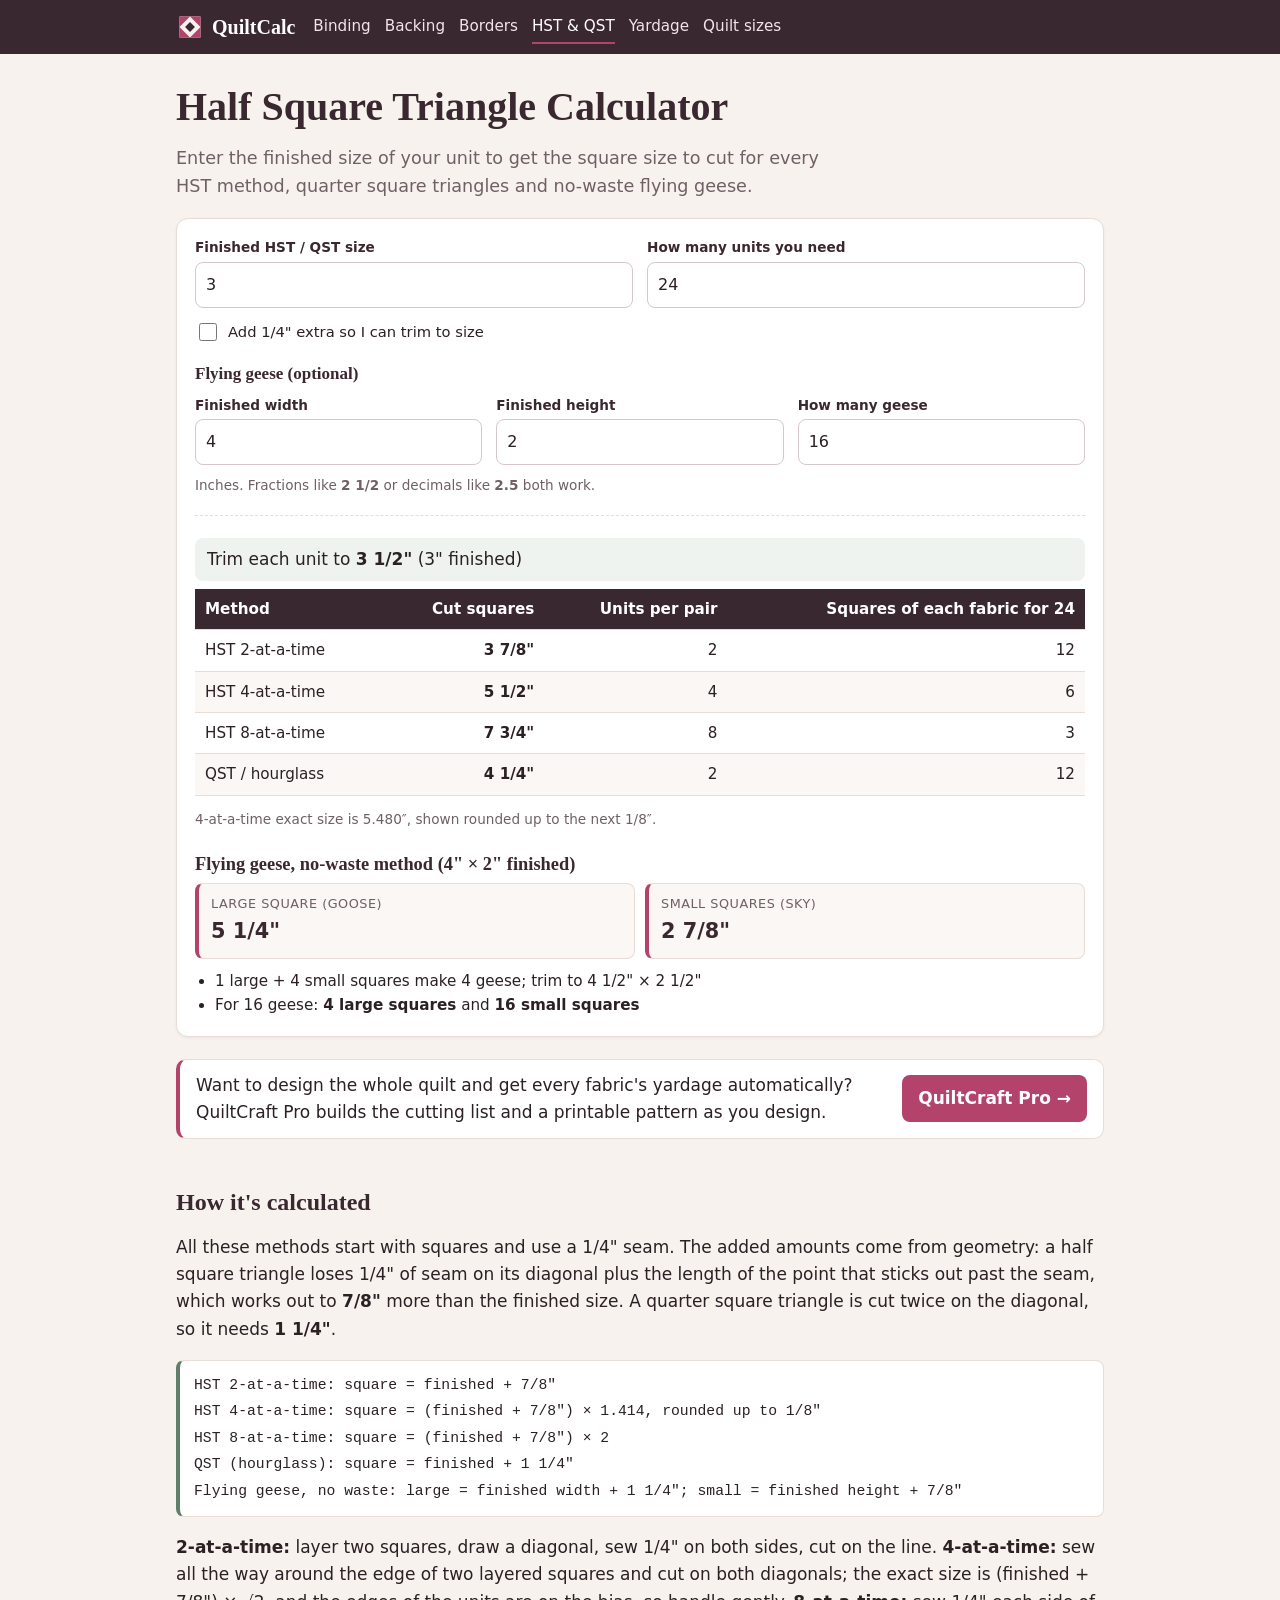
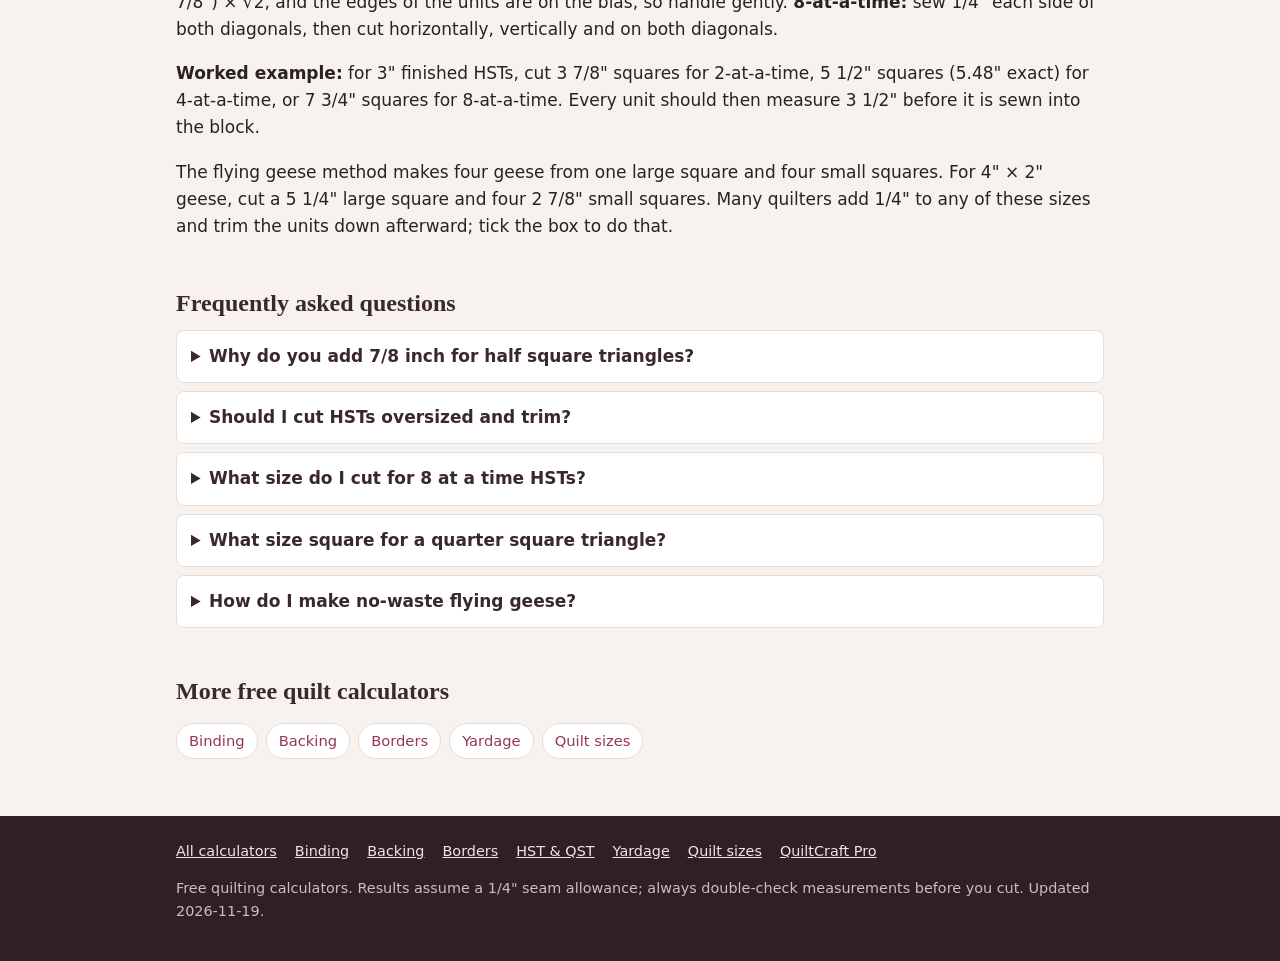
<file: hst-qst.html>
<!doctype html>
<html lang="en">
<head>
<!-- SITE CONFIG: base URL = https://goksonline.github.io/quilt-calculators/ (set in _build/build.js, or search-and-replace this exact string in all .html, sitemap.xml, robots.txt) -->
<meta charset="utf-8">
<meta name="viewport" content="width=device-width,initial-scale=1">
<title>Half Square Triangle Calculator: HST, QST &amp; Flying Geese</title>
<meta name="description" content="Free half square triangle calculator. Cut sizes for HST 2, 4 and 8 at a time, quarter square triangles and no-waste flying geese, plus how many squares to cut.">
<link rel="canonical" href="https://goksonline.github.io/quilt-calculators/hst-qst.html">
<meta property="og:type" content="website">
<meta property="og:site_name" content="QuiltCalc">
<meta property="og:title" content="Half Square Triangle Calculator: HST, QST &amp; Flying Geese">
<meta property="og:description" content="Free half square triangle calculator. Cut sizes for HST 2, 4 and 8 at a time, quarter square triangles and no-waste flying geese, plus how many squares to cut.">
<meta property="og:url" content="https://goksonline.github.io/quilt-calculators/hst-qst.html">
<meta property="og:image" content="https://goksonline.github.io/quilt-calculators/og-quiltcraft.jpg">
<meta name="twitter:card" content="summary_large_image">
<meta name="theme-color" content="#3a2830">
<link rel="icon" href="favicon.svg" type="image/svg+xml">
<link rel="stylesheet" href="style.css">
<script type="application/ld+json">{"@context":"https://schema.org","@type":"FAQPage","mainEntity":[{"@type":"Question","name":"Why do you add 7/8 inch for half square triangles?","acceptedAnswer":{"@type":"Answer","text":"The diagonal seam takes up fabric, and the triangle points extend past the seam line. Together that adds exactly 7/8 inch to the finished size when you cut squares and sew two HSTs at a time."}},{"@type":"Question","name":"Should I cut HSTs oversized and trim?","acceptedAnswer":{"@type":"Answer","text":"Many quilters do. Adding 1/4 inch and trimming each unit to the unfinished size gives very accurate HSTs, at the cost of a little fabric and time."}},{"@type":"Question","name":"What size do I cut for 8 at a time HSTs?","acceptedAnswer":{"@type":"Answer","text":"Double the finished size plus 7/8 inch: (finished + 7/8) x 2. For 2 inch finished HSTs that is a 5 3/4 inch square, which makes eight units."}},{"@type":"Question","name":"What size square for a quarter square triangle?","acceptedAnswer":{"@type":"Answer","text":"Finished size plus 1 1/4 inches. For a 4 inch finished hourglass, cut 5 1/4 inch squares. One square of each fabric makes two hourglass units."}},{"@type":"Question","name":"How do I make no-waste flying geese?","acceptedAnswer":{"@type":"Answer","text":"Cut one large square at finished width plus 1 1/4 inch and four small squares at finished height plus 7/8 inch. This makes four geese with no leftover triangles."}}]}</script>
</head>
<body data-page="hst">
<a class="skip" href="#main">Skip to content</a>
<header class="top"><div class="wrap"><a class="brand" href="./"><img src="favicon.svg" alt="" width="28" height="28">QuiltCalc</a><nav aria-label="Calculators"><a href="binding.html">Binding</a><a href="backing.html">Backing</a><a href="borders.html">Borders</a><a href="hst-qst.html" aria-current="page">HST &amp; QST</a><a href="yardage.html">Yardage</a><a href="quilt-sizes.html">Quilt sizes</a></nav></div></header>
<main id="main"><div class="wrap">
<h1>Half Square Triangle Calculator</h1>
<p class="lede">Enter the finished size of your unit to get the square size to cut for every HST method, quarter square triangles and no-waste flying geese.</p>
<form class="calc" id="calc" novalidate>
<div class="fields"><div><label for="fin">Finished HST / QST size</label><input id="fin" name="fin" type="text" inputmode="decimal" autocomplete="off" value="3"></div><div><label for="qty">How many units you need</label><input id="qty" name="qty" type="text" inputmode="decimal" autocomplete="off" value="24"></div></div>
<label class="chk"><input type="checkbox" id="trim"> Add 1/4" extra so I can trim to size</label>
<fieldset><legend>Flying geese (optional)</legend><div class="fields"><div><label for="gw">Finished width</label><input id="gw" name="gw" type="text" inputmode="decimal" autocomplete="off" value="4"></div><div><label for="gh">Finished height</label><input id="gh" name="gh" type="text" inputmode="decimal" autocomplete="off" value="2"></div><div><label for="gqty">How many geese</label><input id="gqty" name="gqty" type="text" inputmode="decimal" autocomplete="off" value="16"></div></div></fieldset>
<p class="hint">Inches. Fractions like <b>2 1/2</b> or decimals like <b>2.5</b> both work.</p>
<div id="result" aria-live="polite"></div>
</form>
<aside class="pro" aria-label="QuiltCraft Pro"><p>Want to design the whole quilt and get every fabric's yardage automatically? QuiltCraft Pro builds the cutting list and a printable pattern as you design.</p><a class="btn" href="https://motorintelligence.gumroad.com/l/quiltcraft-pro?utm_source=quiltcalc&utm_medium=site&utm_campaign=hst" rel="noopener">QuiltCraft Pro &rarr;</a></aside>
<h2>How it's calculated</h2>
<p>All these methods start with squares and use a 1/4" seam. The added amounts come from geometry: a half square triangle loses 1/4" of seam on its diagonal plus the length of the point that sticks out past the seam, which works out to <b>7/8"</b> more than the finished size. A quarter square triangle is cut twice on the diagonal, so it needs <b>1 1/4"</b>.</p>
<div class="formula"><p>HST 2-at-a-time: square = finished + 7/8"</p><p>HST 4-at-a-time: square = (finished + 7/8") &times; 1.414, rounded up to 1/8"</p><p>HST 8-at-a-time: square = (finished + 7/8") &times; 2</p><p>QST (hourglass): square = finished + 1 1/4"</p><p>Flying geese, no waste: large = finished width + 1 1/4"; small = finished height + 7/8"</p></div>
<p><b>2-at-a-time:</b> layer two squares, draw a diagonal, sew 1/4" on both sides, cut on the line. <b>4-at-a-time:</b> sew all the way around the edge of two layered squares and cut on both diagonals; the exact size is (finished + 7/8") &times; &radic;2, and the edges of the units are on the bias, so handle gently. <b>8-at-a-time:</b> sew 1/4" each side of both diagonals, then cut horizontally, vertically and on both diagonals.</p>
<p><b>Worked example:</b> for 3" finished HSTs, cut 3 7/8" squares for 2-at-a-time, 5 1/2" squares (5.48" exact) for 4-at-a-time, or 7 3/4" squares for 8-at-a-time. Every unit should then measure 3 1/2" before it is sewn into the block.</p>
<p>The flying geese method makes four geese from one large square and four small squares. For 4" &times; 2" geese, cut a 5 1/4" large square and four 2 7/8" small squares. Many quilters add 1/4" to any of these sizes and trim the units down afterward; tick the box to do that.</p>
<h2 id="faq">Frequently asked questions</h2>
<details><summary>Why do you add 7/8 inch for half square triangles?</summary><p>The diagonal seam takes up fabric, and the triangle points extend past the seam line. Together that adds exactly 7/8 inch to the finished size when you cut squares and sew two HSTs at a time.</p></details>
<details><summary>Should I cut HSTs oversized and trim?</summary><p>Many quilters do. Adding 1/4 inch and trimming each unit to the unfinished size gives very accurate HSTs, at the cost of a little fabric and time.</p></details>
<details><summary>What size do I cut for 8 at a time HSTs?</summary><p>Double the finished size plus 7/8 inch: (finished + 7/8) x 2. For 2 inch finished HSTs that is a 5 3/4 inch square, which makes eight units.</p></details>
<details><summary>What size square for a quarter square triangle?</summary><p>Finished size plus 1 1/4 inches. For a 4 inch finished hourglass, cut 5 1/4 inch squares. One square of each fabric makes two hourglass units.</p></details>
<details><summary>How do I make no-waste flying geese?</summary><p>Cut one large square at finished width plus 1 1/4 inch and four small squares at finished height plus 7/8 inch. This makes four geese with no leftover triangles.</p></details>
<h2>More free quilt calculators</h2><ul class="related"><li><a href="binding.html">Binding</a></li><li><a href="backing.html">Backing</a></li><li><a href="borders.html">Borders</a></li><li><a href="yardage.html">Yardage</a></li><li><a href="quilt-sizes.html">Quilt sizes</a></li></ul>
</div></main>
<footer><div class="wrap">
<div class="cols"><a href="./">All calculators</a><a href="binding.html">Binding</a><a href="backing.html">Backing</a><a href="borders.html">Borders</a><a href="hst-qst.html">HST &amp; QST</a><a href="yardage.html">Yardage</a><a href="quilt-sizes.html">Quilt sizes</a><a href="https://motorintelligence.gumroad.com/l/quiltcraft-pro?utm_source=quiltcalc&utm_medium=site&utm_campaign=footer" rel="noopener">QuiltCraft Pro</a></div>
<p>Free quilting calculators. Results assume a 1/4" seam allowance; always double-check measurements before you cut. Updated 2026-11-19.</p>
</div></footer>
<script src="calc.js"></script>
<script src="ui.js"></script>
</body>
</html>
</file>
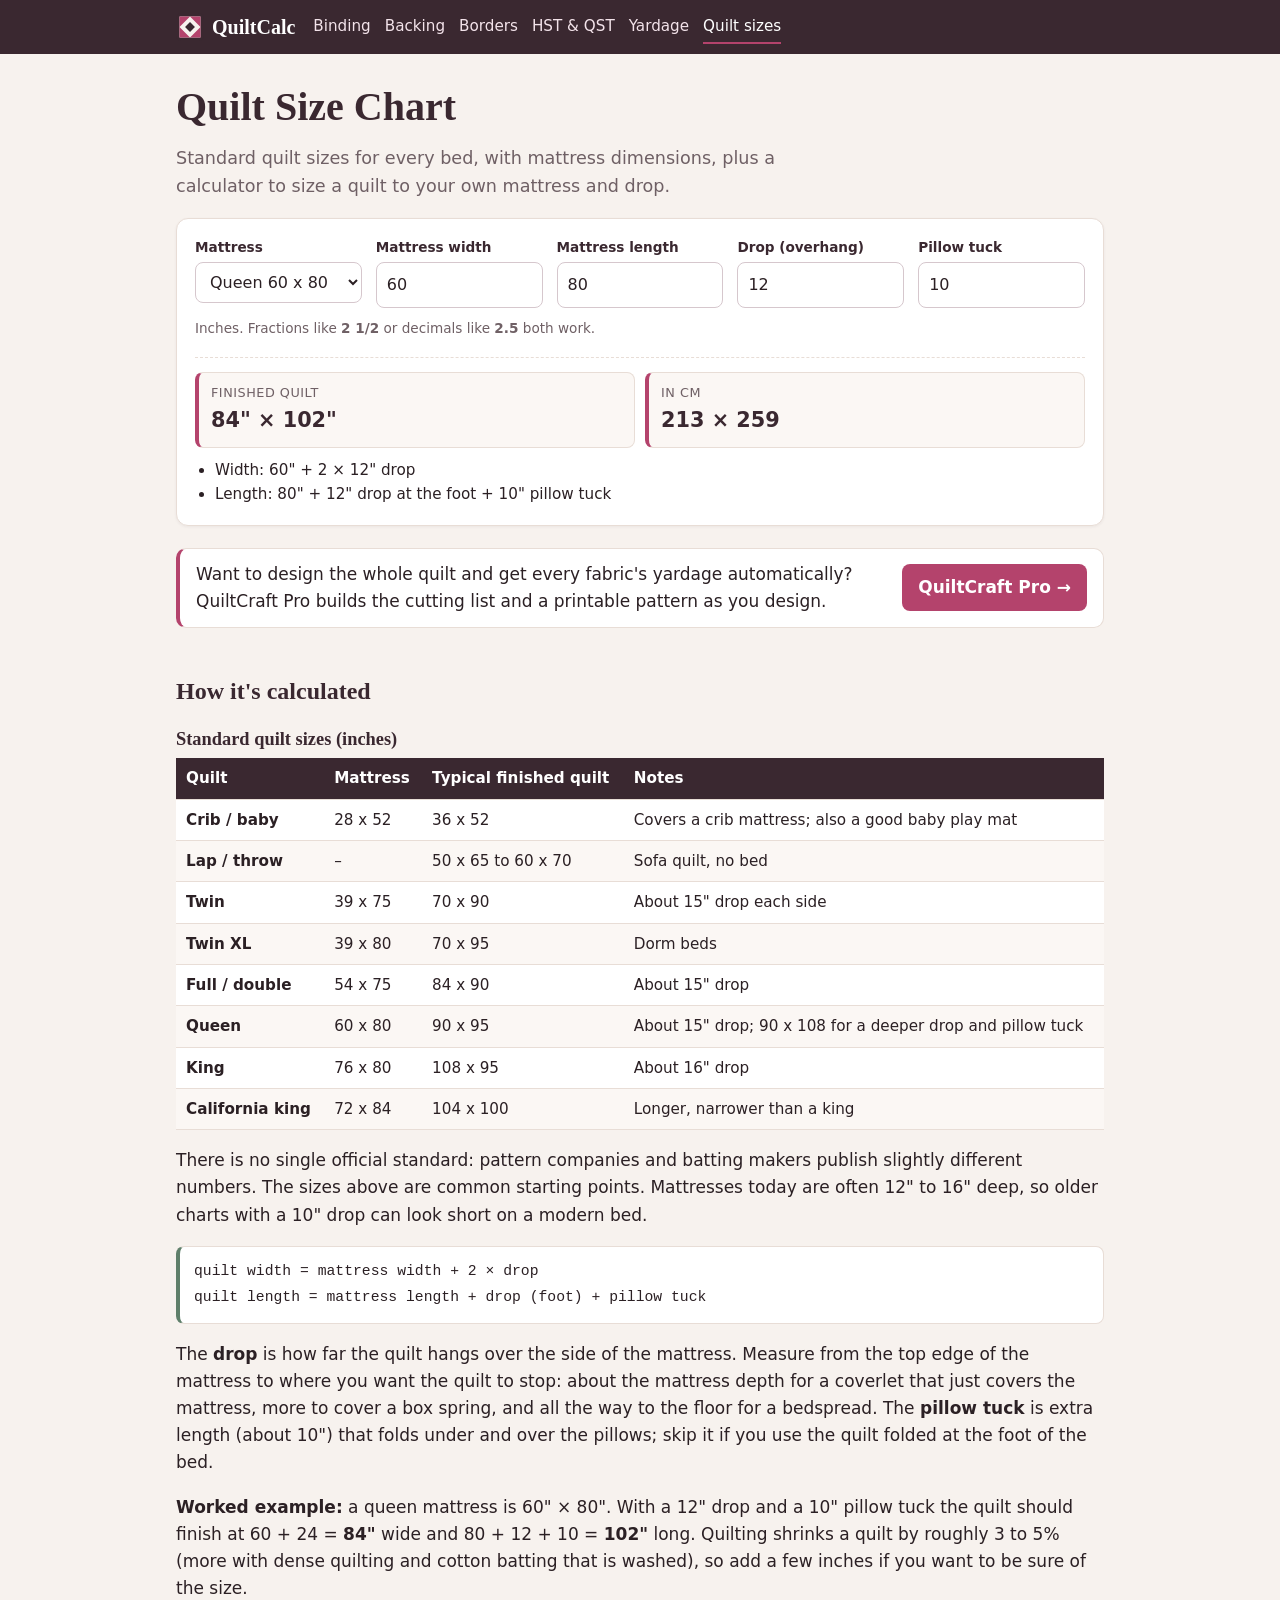
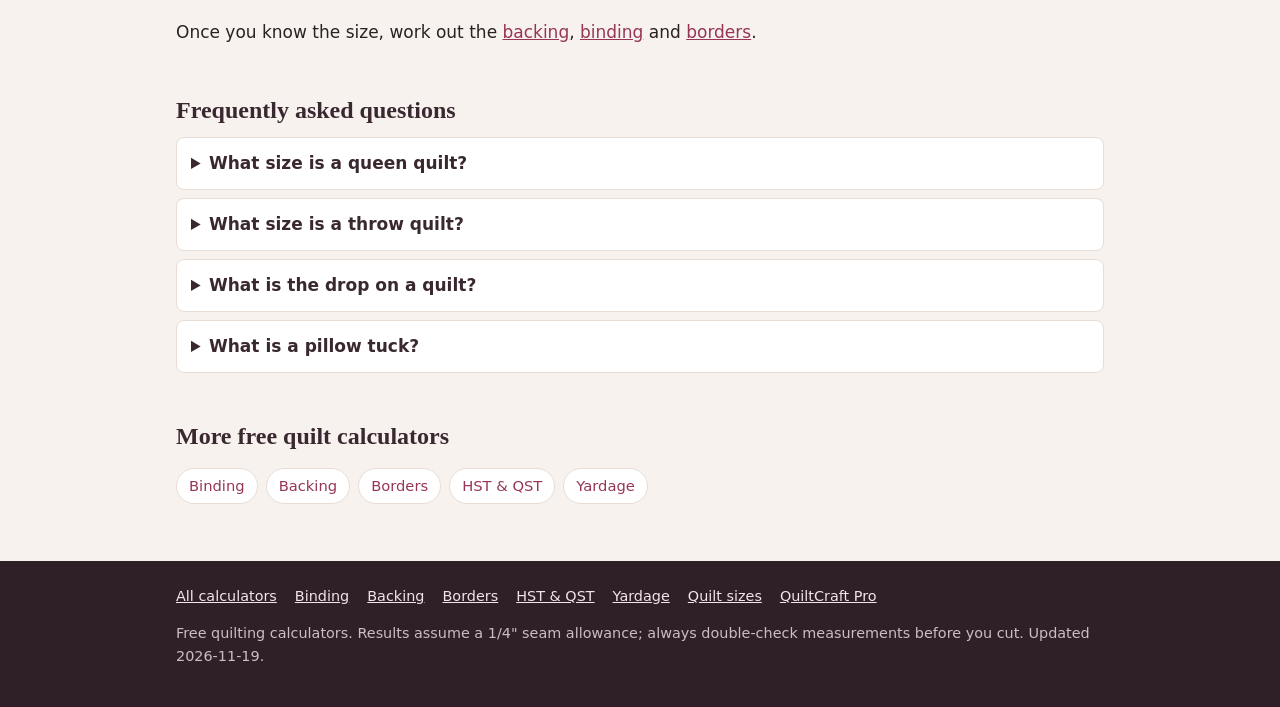
<file: quilt-sizes.html>
<!doctype html>
<html lang="en">
<head>
<!-- SITE CONFIG: base URL = https://goksonline.github.io/quilt-calculators/ (set in _build/build.js, or search-and-replace this exact string in all .html, sitemap.xml, robots.txt) -->
<meta charset="utf-8">
<meta name="viewport" content="width=device-width,initial-scale=1">
<title>Quilt Size Chart: Standard Quilt Sizes by Bed | QuiltCalc</title>
<meta name="description" content="Standard quilt size chart for baby, throw, twin, full, queen and king quilts with mattress sizes and drop, plus a calculator for a custom quilt size.">
<link rel="canonical" href="https://goksonline.github.io/quilt-calculators/quilt-sizes.html">
<meta property="og:type" content="website">
<meta property="og:site_name" content="QuiltCalc">
<meta property="og:title" content="Quilt Size Chart: Standard Quilt Sizes by Bed">
<meta property="og:description" content="Standard quilt size chart for baby, throw, twin, full, queen and king quilts with mattress sizes and drop, plus a calculator for a custom quilt size.">
<meta property="og:url" content="https://goksonline.github.io/quilt-calculators/quilt-sizes.html">
<meta property="og:image" content="https://goksonline.github.io/quilt-calculators/og-quiltcraft.jpg">
<meta name="twitter:card" content="summary_large_image">
<meta name="theme-color" content="#3a2830">
<link rel="icon" href="favicon.svg" type="image/svg+xml">
<link rel="stylesheet" href="style.css">
<script type="application/ld+json">{"@context":"https://schema.org","@type":"FAQPage","mainEntity":[{"@type":"Question","name":"What size is a queen quilt?","acceptedAnswer":{"@type":"Answer","text":"A queen quilt is usually about 90 x 95 to 90 x 108 inches for a 60 x 80 inch queen mattress, depending on how much drop and pillow tuck you want."}},{"@type":"Question","name":"What size is a throw quilt?","acceptedAnswer":{"@type":"Answer","text":"Throws are usually 50 x 65 to 60 x 70 inches, big enough to cover an adult on the sofa."}},{"@type":"Question","name":"What is the drop on a quilt?","acceptedAnswer":{"@type":"Answer","text":"The drop is the part that hangs over the side of the mattress. A coverlet drop is about the mattress depth, often 12 to 16 inches; a bedspread drops to the floor."}},{"@type":"Question","name":"What is a pillow tuck?","acceptedAnswer":{"@type":"Answer","text":"About 10 extra inches of length at the head of the quilt that tucks under the pillows and folds over them."}}]}</script>
</head>
<body data-page="sizes">
<a class="skip" href="#main">Skip to content</a>
<header class="top"><div class="wrap"><a class="brand" href="./"><img src="favicon.svg" alt="" width="28" height="28">QuiltCalc</a><nav aria-label="Calculators"><a href="binding.html">Binding</a><a href="backing.html">Backing</a><a href="borders.html">Borders</a><a href="hst-qst.html">HST &amp; QST</a><a href="yardage.html">Yardage</a><a href="quilt-sizes.html" aria-current="page">Quilt sizes</a></nav></div></header>
<main id="main"><div class="wrap">
<h1>Quilt Size Chart</h1>
<p class="lede">Standard quilt sizes for every bed, with mattress dimensions, plus a calculator to size a quilt to your own mattress and drop.</p>
<form class="calc" id="calc" novalidate>
<div class="fields"><div><label for="preset">Mattress</label><select id="preset"><option value="">Custom</option><option value="28x52">Crib 28 x 52</option><option value="39x75">Twin 39 x 75</option><option value="39x80">Twin XL 39 x 80</option><option value="54x75">Full 54 x 75</option><option value="60x80" selected>Queen 60 x 80</option><option value="76x80">King 76 x 80</option><option value="72x84">Cal king 72 x 84</option></select></div><div><label for="mw">Mattress width</label><input id="mw" name="mw" type="text" inputmode="decimal" autocomplete="off" value="60"></div><div><label for="ml">Mattress length</label><input id="ml" name="ml" type="text" inputmode="decimal" autocomplete="off" value="80"></div><div><label for="drop">Drop (overhang)</label><input id="drop" name="drop" type="text" inputmode="decimal" autocomplete="off" value="12"></div><div><label for="tuck">Pillow tuck</label><input id="tuck" name="tuck" type="text" inputmode="decimal" autocomplete="off" value="10"></div></div>
<p class="hint">Inches. Fractions like <b>2 1/2</b> or decimals like <b>2.5</b> both work.</p>
<div id="result" aria-live="polite"></div>
</form>
<aside class="pro" aria-label="QuiltCraft Pro"><p>Want to design the whole quilt and get every fabric's yardage automatically? QuiltCraft Pro builds the cutting list and a printable pattern as you design.</p><a class="btn" href="https://motorintelligence.gumroad.com/l/quiltcraft-pro?utm_source=quiltcalc&utm_medium=site&utm_campaign=sizes" rel="noopener">QuiltCraft Pro &rarr;</a></aside>
<h2>How it's calculated</h2>
<h3>Standard quilt sizes (inches)</h3>
<div class="tw"><table><thead><tr><th>Quilt</th><th>Mattress</th><th>Typical finished quilt</th><th>Notes</th></tr></thead><tbody>
<tr><td><b>Crib / baby</b></td><td>28 x 52</td><td>36 x 52</td><td>Covers a crib mattress; also a good baby play mat</td></tr>
<tr><td><b>Lap / throw</b></td><td>&ndash;</td><td>50 x 65 to 60 x 70</td><td>Sofa quilt, no bed</td></tr>
<tr><td><b>Twin</b></td><td>39 x 75</td><td>70 x 90</td><td>About 15&quot; drop each side</td></tr>
<tr><td><b>Twin XL</b></td><td>39 x 80</td><td>70 x 95</td><td>Dorm beds</td></tr>
<tr><td><b>Full / double</b></td><td>54 x 75</td><td>84 x 90</td><td>About 15&quot; drop</td></tr>
<tr><td><b>Queen</b></td><td>60 x 80</td><td>90 x 95</td><td>About 15&quot; drop; 90 x 108 for a deeper drop and pillow tuck</td></tr>
<tr><td><b>King</b></td><td>76 x 80</td><td>108 x 95</td><td>About 16&quot; drop</td></tr>
<tr><td><b>California king</b></td><td>72 x 84</td><td>104 x 100</td><td>Longer, narrower than a king</td></tr>
</tbody></table></div>
<p>There is no single official standard: pattern companies and batting makers publish slightly different numbers. The sizes above are common starting points. Mattresses today are often 12" to 16" deep, so older charts with a 10" drop can look short on a modern bed.</p>
<div class="formula"><p>quilt width = mattress width + 2 &times; drop</p><p>quilt length = mattress length + drop (foot) + pillow tuck</p></div>
<p>The <b>drop</b> is how far the quilt hangs over the side of the mattress. Measure from the top edge of the mattress to where you want the quilt to stop: about the mattress depth for a coverlet that just covers the mattress, more to cover a box spring, and all the way to the floor for a bedspread. The <b>pillow tuck</b> is extra length (about 10") that folds under and over the pillows; skip it if you use the quilt folded at the foot of the bed.</p>
<p><b>Worked example:</b> a queen mattress is 60" &times; 80". With a 12" drop and a 10" pillow tuck the quilt should finish at 60 + 24 = <b>84"</b> wide and 80 + 12 + 10 = <b>102"</b> long. Quilting shrinks a quilt by roughly 3 to 5% (more with dense quilting and cotton batting that is washed), so add a few inches if you want to be sure of the size.</p>
<p>Once you know the size, work out the <a href="backing.html">backing</a>, <a href="binding.html">binding</a> and <a href="borders.html">borders</a>.</p>
<h2 id="faq">Frequently asked questions</h2>
<details><summary>What size is a queen quilt?</summary><p>A queen quilt is usually about 90 x 95 to 90 x 108 inches for a 60 x 80 inch queen mattress, depending on how much drop and pillow tuck you want.</p></details>
<details><summary>What size is a throw quilt?</summary><p>Throws are usually 50 x 65 to 60 x 70 inches, big enough to cover an adult on the sofa.</p></details>
<details><summary>What is the drop on a quilt?</summary><p>The drop is the part that hangs over the side of the mattress. A coverlet drop is about the mattress depth, often 12 to 16 inches; a bedspread drops to the floor.</p></details>
<details><summary>What is a pillow tuck?</summary><p>About 10 extra inches of length at the head of the quilt that tucks under the pillows and folds over them.</p></details>
<h2>More free quilt calculators</h2><ul class="related"><li><a href="binding.html">Binding</a></li><li><a href="backing.html">Backing</a></li><li><a href="borders.html">Borders</a></li><li><a href="hst-qst.html">HST &amp; QST</a></li><li><a href="yardage.html">Yardage</a></li></ul>
</div></main>
<footer><div class="wrap">
<div class="cols"><a href="./">All calculators</a><a href="binding.html">Binding</a><a href="backing.html">Backing</a><a href="borders.html">Borders</a><a href="hst-qst.html">HST &amp; QST</a><a href="yardage.html">Yardage</a><a href="quilt-sizes.html">Quilt sizes</a><a href="https://motorintelligence.gumroad.com/l/quiltcraft-pro?utm_source=quiltcalc&utm_medium=site&utm_campaign=footer" rel="noopener">QuiltCraft Pro</a></div>
<p>Free quilting calculators. Results assume a 1/4" seam allowance; always double-check measurements before you cut. Updated 2026-11-19.</p>
</div></footer>
<script src="calc.js"></script>
<script src="ui.js"></script>
</body>
</html>
</file>
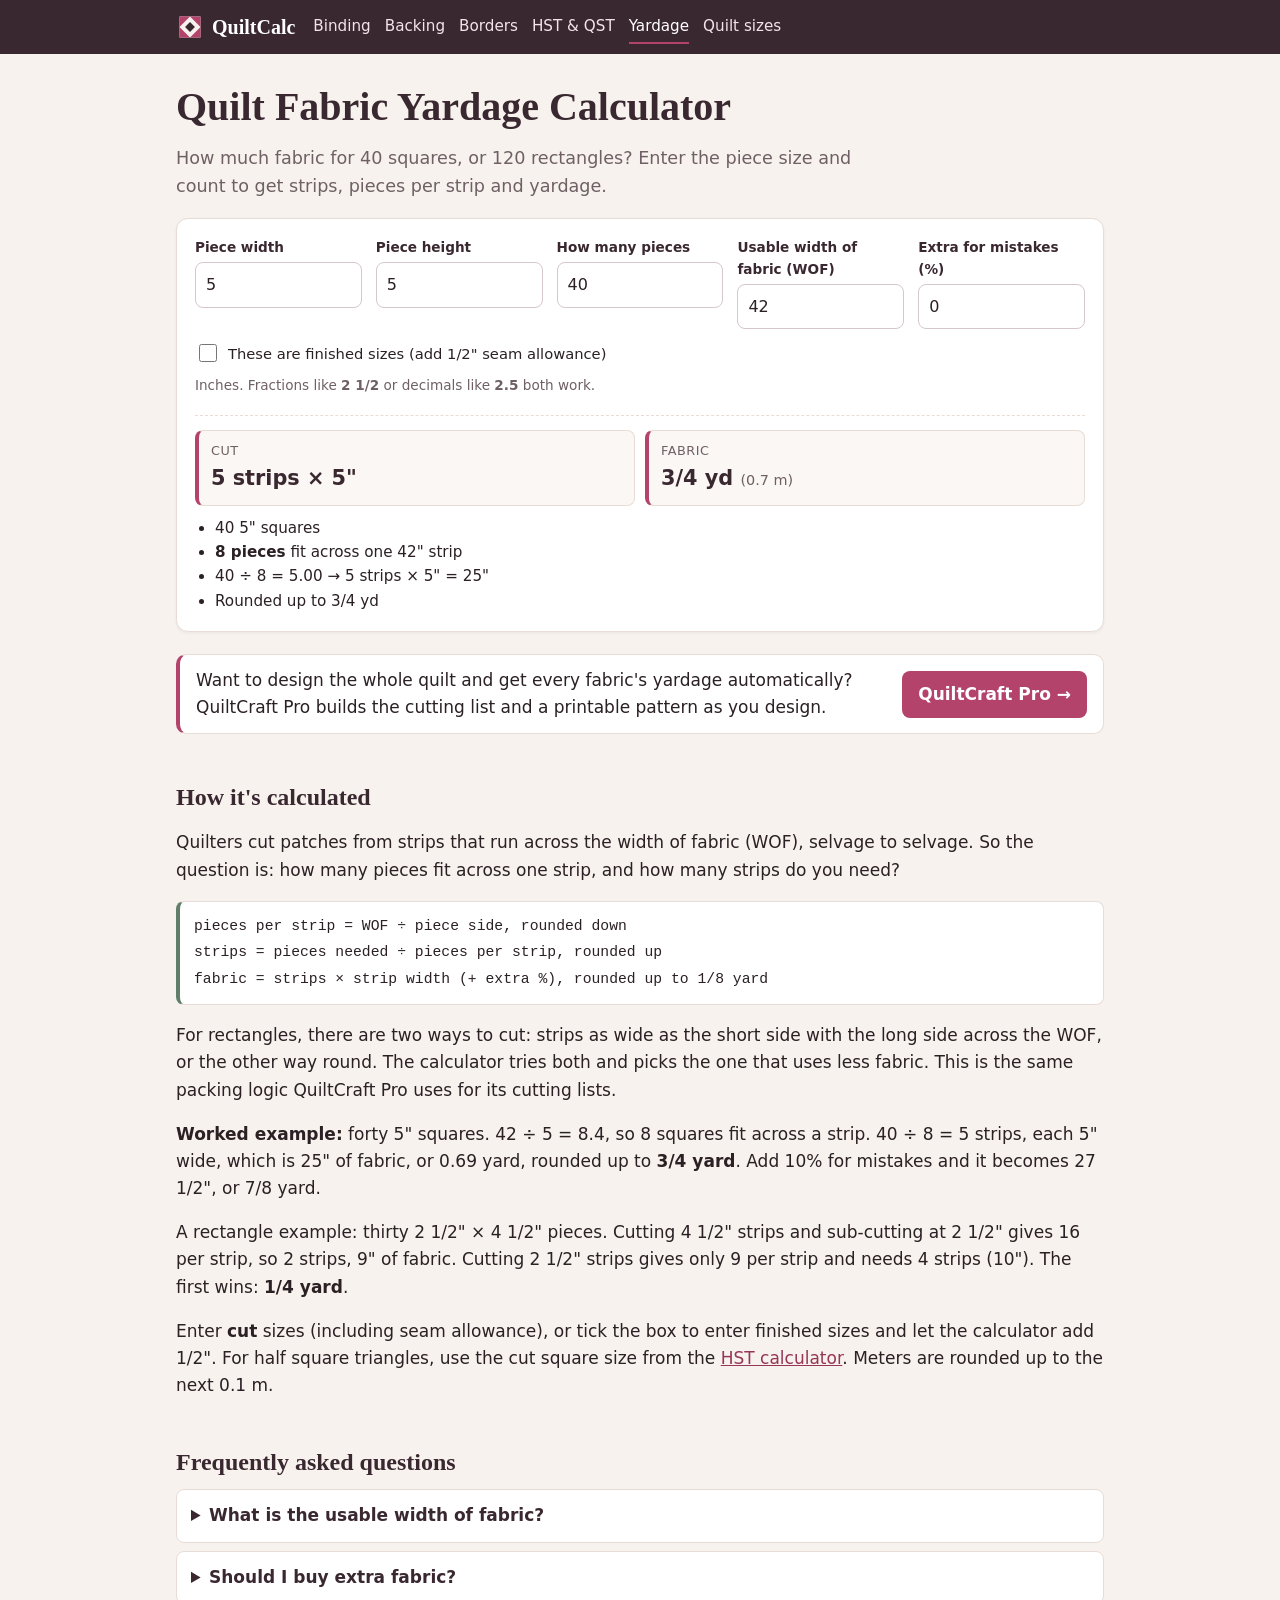
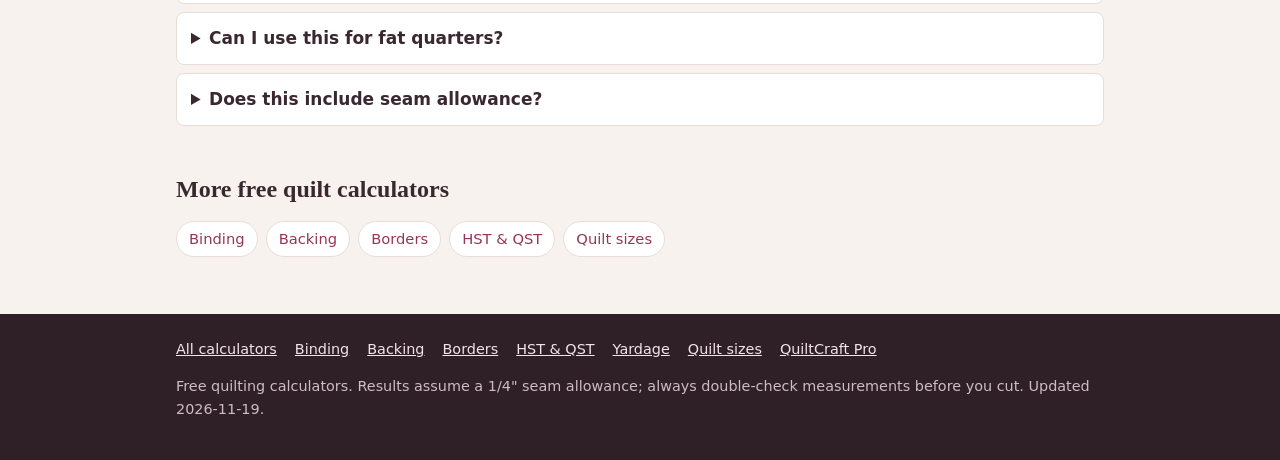
<file: yardage.html>
<!doctype html>
<html lang="en">
<head>
<!-- SITE CONFIG: base URL = https://goksonline.github.io/quilt-calculators/ (set in _build/build.js, or search-and-replace this exact string in all .html, sitemap.xml, robots.txt) -->
<meta charset="utf-8">
<meta name="viewport" content="width=device-width,initial-scale=1">
<title>Quilt Yardage Calculator: Squares &amp; Rectangles | QuiltCalc</title>
<meta name="description" content="Free quilt fabric yardage calculator. Find how many squares or rectangles fit across the width of fabric, how many strips to cut and how much fabric to buy.">
<link rel="canonical" href="https://goksonline.github.io/quilt-calculators/yardage.html">
<meta property="og:type" content="website">
<meta property="og:site_name" content="QuiltCalc">
<meta property="og:title" content="Quilt Yardage Calculator: Squares &amp; Rectangles">
<meta property="og:description" content="Free quilt fabric yardage calculator. Find how many squares or rectangles fit across the width of fabric, how many strips to cut and how much fabric to buy.">
<meta property="og:url" content="https://goksonline.github.io/quilt-calculators/yardage.html">
<meta property="og:image" content="https://goksonline.github.io/quilt-calculators/og-quiltcraft.jpg">
<meta name="twitter:card" content="summary_large_image">
<meta name="theme-color" content="#3a2830">
<link rel="icon" href="favicon.svg" type="image/svg+xml">
<link rel="stylesheet" href="style.css">
<script type="application/ld+json">{"@context":"https://schema.org","@type":"FAQPage","mainEntity":[{"@type":"Question","name":"What is the usable width of fabric?","acceptedAnswer":{"@type":"Answer","text":"Quilting cotton is sold 42 to 44 inches wide, but after trimming the selvages you can count on about 40 to 42 inches. Enter 40 if you want a safety buffer."}},{"@type":"Question","name":"Should I buy extra fabric?","acceptedAnswer":{"@type":"Answer","text":"Yes, a little. Adding 10 percent covers a miscut, shrinkage if you prewash and straightening the fabric edge. Directional prints may need more."}},{"@type":"Question","name":"Can I use this for fat quarters?","acceptedAnswer":{"@type":"Answer","text":"Yes. A fat quarter is about 18 x 21 inches. Enter 21 as the width; the number of strips tells you how many 21 inch strips you need, and every fat quarter gives about 18 inches of strip height."}},{"@type":"Question","name":"Does this include seam allowance?","acceptedAnswer":{"@type":"Answer","text":"It uses the sizes you type as cut sizes. Tick the finished-size box to have 1/2 inch added to each side length automatically."}}]}</script>
</head>
<body data-page="yardage">
<a class="skip" href="#main">Skip to content</a>
<header class="top"><div class="wrap"><a class="brand" href="./"><img src="favicon.svg" alt="" width="28" height="28">QuiltCalc</a><nav aria-label="Calculators"><a href="binding.html">Binding</a><a href="backing.html">Backing</a><a href="borders.html">Borders</a><a href="hst-qst.html">HST &amp; QST</a><a href="yardage.html" aria-current="page">Yardage</a><a href="quilt-sizes.html">Quilt sizes</a></nav></div></header>
<main id="main"><div class="wrap">
<h1>Quilt Fabric Yardage Calculator</h1>
<p class="lede">How much fabric for 40 squares, or 120 rectangles? Enter the piece size and count to get strips, pieces per strip and yardage.</p>
<form class="calc" id="calc" novalidate>
<div class="fields"><div><label for="pw">Piece width</label><input id="pw" name="pw" type="text" inputmode="decimal" autocomplete="off" value="5"></div><div><label for="ph">Piece height</label><input id="ph" name="ph" type="text" inputmode="decimal" autocomplete="off" value="5"></div><div><label for="qty">How many pieces</label><input id="qty" name="qty" type="text" inputmode="decimal" autocomplete="off" value="40"></div><div><label for="wof">Usable width of fabric (WOF)</label><input id="wof" name="wof" type="text" inputmode="decimal" autocomplete="off" value="42"></div><div><label for="margin">Extra for mistakes (%)</label><input id="margin" name="margin" type="text" inputmode="decimal" autocomplete="off" value="0"></div></div>
<label class="chk"><input type="checkbox" id="fin"> These are finished sizes (add 1/2" seam allowance)</label>
<p class="hint">Inches. Fractions like <b>2 1/2</b> or decimals like <b>2.5</b> both work.</p>
<div id="result" aria-live="polite"></div>
</form>
<aside class="pro" aria-label="QuiltCraft Pro"><p>Want to design the whole quilt and get every fabric's yardage automatically? QuiltCraft Pro builds the cutting list and a printable pattern as you design.</p><a class="btn" href="https://motorintelligence.gumroad.com/l/quiltcraft-pro?utm_source=quiltcalc&utm_medium=site&utm_campaign=yardage" rel="noopener">QuiltCraft Pro &rarr;</a></aside>
<h2>How it's calculated</h2>
<p>Quilters cut patches from strips that run across the width of fabric (WOF), selvage to selvage. So the question is: how many pieces fit across one strip, and how many strips do you need?</p>
<div class="formula"><p>pieces per strip = WOF &divide; piece side, rounded down</p><p>strips = pieces needed &divide; pieces per strip, rounded up</p><p>fabric = strips &times; strip width (+ extra %), rounded up to 1/8 yard</p></div>
<p>For rectangles, there are two ways to cut: strips as wide as the short side with the long side across the WOF, or the other way round. The calculator tries both and picks the one that uses less fabric. This is the same packing logic QuiltCraft Pro uses for its cutting lists.</p>
<p><b>Worked example:</b> forty 5" squares. 42 &divide; 5 = 8.4, so 8 squares fit across a strip. 40 &divide; 8 = 5 strips, each 5" wide, which is 25" of fabric, or 0.69 yard, rounded up to <b>3/4 yard</b>. Add 10% for mistakes and it becomes 27 1/2", or 7/8 yard.</p>
<p>A rectangle example: thirty 2 1/2" &times; 4 1/2" pieces. Cutting 4 1/2" strips and sub-cutting at 2 1/2" gives 16 per strip, so 2 strips, 9" of fabric. Cutting 2 1/2" strips gives only 9 per strip and needs 4 strips (10"). The first wins: <b>1/4 yard</b>.</p>
<p>Enter <b>cut</b> sizes (including seam allowance), or tick the box to enter finished sizes and let the calculator add 1/2". For half square triangles, use the cut square size from the <a href="hst-qst.html">HST calculator</a>. Meters are rounded up to the next 0.1 m.</p>
<h2 id="faq">Frequently asked questions</h2>
<details><summary>What is the usable width of fabric?</summary><p>Quilting cotton is sold 42 to 44 inches wide, but after trimming the selvages you can count on about 40 to 42 inches. Enter 40 if you want a safety buffer.</p></details>
<details><summary>Should I buy extra fabric?</summary><p>Yes, a little. Adding 10 percent covers a miscut, shrinkage if you prewash and straightening the fabric edge. Directional prints may need more.</p></details>
<details><summary>Can I use this for fat quarters?</summary><p>Yes. A fat quarter is about 18 x 21 inches. Enter 21 as the width; the number of strips tells you how many 21 inch strips you need, and every fat quarter gives about 18 inches of strip height.</p></details>
<details><summary>Does this include seam allowance?</summary><p>It uses the sizes you type as cut sizes. Tick the finished-size box to have 1/2 inch added to each side length automatically.</p></details>
<h2>More free quilt calculators</h2><ul class="related"><li><a href="binding.html">Binding</a></li><li><a href="backing.html">Backing</a></li><li><a href="borders.html">Borders</a></li><li><a href="hst-qst.html">HST &amp; QST</a></li><li><a href="quilt-sizes.html">Quilt sizes</a></li></ul>
</div></main>
<footer><div class="wrap">
<div class="cols"><a href="./">All calculators</a><a href="binding.html">Binding</a><a href="backing.html">Backing</a><a href="borders.html">Borders</a><a href="hst-qst.html">HST &amp; QST</a><a href="yardage.html">Yardage</a><a href="quilt-sizes.html">Quilt sizes</a><a href="https://motorintelligence.gumroad.com/l/quiltcraft-pro?utm_source=quiltcalc&utm_medium=site&utm_campaign=footer" rel="noopener">QuiltCraft Pro</a></div>
<p>Free quilting calculators. Results assume a 1/4" seam allowance; always double-check measurements before you cut. Updated 2026-11-19.</p>
</div></footer>
<script src="calc.js"></script>
<script src="ui.js"></script>
</body>
</html>
</file>
<file: style.css>
:root{--ink:#2b2024;--mut:#6f6065;--bg:#f7f2ee;--card:#fff;--line:#e8ddd6;--rose:#b4436c;--rose-d:#963558;--plum:#3a2830;--sage:#5f7f6a;--soft:#fbf7f4}
*{box-sizing:border-box}
html{-webkit-text-size-adjust:100%}
body{margin:0;background:var(--bg);color:var(--ink);font:17px/1.6 system-ui,-apple-system,"Segoe UI",Roboto,Helvetica,Arial,sans-serif}
h1,h2,h3,.brand{font-family:Georgia,"Times New Roman",serif;line-height:1.25;color:var(--plum)}
h1{font-size:clamp(1.75rem,4.5vw,2.5rem);margin:.2em 0 .3em}
h2{font-size:1.5rem;margin:2em 0 .5em}
h3{font-size:1.15rem;margin:1.2em 0 .4em}
a{color:var(--rose-d)}
a:hover{color:var(--rose)}
img{max-width:100%;height:auto;display:block}
.wrap{max-width:960px;margin:0 auto;padding:0 16px}
.skip{position:absolute;left:-999px}.skip:focus{left:16px;top:8px;background:#fff;padding:6px 10px;z-index:9}
/* header */
.top{background:var(--plum);color:#f7f2ee}
.top .wrap{display:flex;flex-wrap:wrap;align-items:center;gap:6px 18px;padding-top:10px;padding-bottom:10px}
.brand{display:flex;align-items:center;gap:8px;color:#fff;text-decoration:none;font-size:1.25rem;font-weight:bold}
.brand img{width:28px;height:28px}
.top nav{display:flex;flex-wrap:wrap;gap:2px 14px;font-size:.95rem}
.top nav a{color:#f3e3ea;text-decoration:none;padding:4px 0;border-bottom:2px solid transparent}
.top nav a:hover,.top nav a[aria-current]{color:#fff;border-bottom-color:var(--rose)}
/* intro */
.lede{font-size:1.1rem;color:var(--mut);max-width:680px;margin-top:0}
main{padding:20px 0 40px}
/* calculator */
.calc{background:var(--card);border:1px solid var(--line);border-radius:12px;padding:18px;box-shadow:0 1px 3px rgba(58,40,48,.06)}
.fields{display:grid;grid-template-columns:repeat(auto-fit,minmax(130px,1fr));gap:12px 14px}
.fields label{display:block;font-size:.85rem;font-weight:600;color:var(--plum);margin-bottom:3px}
.fields input,.fields select{width:100%;font:inherit;font-size:1rem;padding:9px 10px;border:1px solid #d6c7cd;border-radius:8px;background:#fff;color:var(--ink)}
.fields input:focus,.fields select:focus{outline:2px solid var(--rose);outline-offset:1px;border-color:var(--rose)}
.chk{display:flex;align-items:center;gap:8px;font-size:.92rem;margin-top:12px}
.chk input{width:18px;height:18px;accent-color:var(--rose)}
.hint{font-size:.85rem;color:var(--mut);margin:10px 0 0}
fieldset{border:0;padding:0;margin:16px 0 0}
legend{font-family:Georgia,serif;font-weight:bold;color:var(--plum);margin-bottom:8px;padding:0}
#result{margin-top:18px;border-top:1px dashed var(--line);padding-top:14px}
#result h3{margin-top:1.2em}
.stats{display:grid;grid-template-columns:repeat(auto-fit,minmax(180px,1fr));gap:10px}
.stat{background:var(--soft);border:1px solid var(--line);border-left:4px solid var(--rose);border-radius:8px;padding:10px 12px}
.stat>span{display:block;font-size:.8rem;text-transform:uppercase;letter-spacing:.04em;color:var(--mut)}
.stat strong{font-size:1.3rem;color:var(--plum)}
.stat .m,.m{font-weight:normal;font-size:.9rem;color:var(--mut)}
.det{margin:10px 0 0;padding-left:20px;font-size:.95rem}
.det .alt{color:var(--mut)}
.cards2{display:grid;grid-template-columns:repeat(auto-fit,minmax(260px,1fr));gap:14px}
.card{background:#fff;border:1px solid var(--line);border-radius:10px;padding:12px 14px;margin-bottom:12px}
.card h3{margin:0 0 8px}
.final{background:#eef3ef;border-radius:8px;padding:8px 12px;margin:8px 0}
.note{font-size:.85rem;color:var(--mut)}
.err{color:#9b2c2c;margin:0}
/* tables */
.tw{overflow-x:auto;-webkit-overflow-scrolling:touch}
table{border-collapse:collapse;width:100%;background:#fff;font-size:.95rem}
th,td{padding:8px 10px;border-bottom:1px solid var(--line);text-align:left;vertical-align:top}
th{background:var(--plum);color:#fff;font-weight:600}
td.n,th.n{text-align:right;white-space:nowrap}
tbody tr:nth-child(even){background:var(--soft)}
/* content */
.formula{background:#fff;border:1px solid var(--line);border-left:4px solid var(--sage);border-radius:8px;padding:10px 14px;font-family:ui-monospace,Consolas,monospace;font-size:.92rem;overflow-x:auto}
.formula p{margin:.2em 0}
details{background:#fff;border:1px solid var(--line);border-radius:8px;margin:8px 0;padding:0 14px}
summary{cursor:pointer;font-weight:600;padding:12px 0;color:var(--plum)}
details p{margin:0 0 12px}
/* promo */
.pro{display:flex;gap:12px;align-items:center;flex-wrap:wrap;background:#fff;border:1px solid var(--line);border-left:4px solid var(--rose);border-radius:10px;padding:12px 16px;margin:22px 0}
.pro p{margin:0;flex:1 1 300px}
.btn{display:inline-block;background:var(--rose);color:#fff;text-decoration:none;font-weight:600;padding:10px 16px;border-radius:8px;white-space:nowrap}
.btn:hover{background:var(--rose-d);color:#fff}
.btn.ghost{background:transparent;color:var(--rose-d);border:1px solid var(--rose)}
.promo{display:grid;grid-template-columns:1.1fr 1fr;gap:24px;align-items:center;background:var(--plum);color:#f7f2ee;border-radius:14px;padding:24px;margin:36px 0}
.promo h2{color:#fff;margin-top:0}
.promo ul{padding-left:20px;margin:.5em 0 1em}
.promo img{border-radius:8px;box-shadow:0 6px 20px rgba(0,0,0,.35)}
.promo .price{color:#f3c1d3;font-size:.95rem}
/* hub cards */
.tools{display:grid;grid-template-columns:repeat(auto-fit,minmax(260px,1fr));gap:14px;margin-top:20px}
.tool{display:block;background:#fff;border:1px solid var(--line);border-radius:12px;padding:16px;text-decoration:none;color:var(--ink);transition:border-color .15s,transform .15s}
.tool:hover{border-color:var(--rose);transform:translateY(-2px);color:var(--ink)}
.tool h2{font-size:1.2rem;margin:0 0 6px;color:var(--plum)}
.tool p{margin:0;font-size:.95rem;color:var(--mut)}
.tool .go{display:inline-block;margin-top:8px;color:var(--rose-d);font-weight:600;font-size:.9rem}
.related{display:flex;flex-wrap:wrap;gap:8px;padding:0;list-style:none}
.related a{display:inline-block;background:#fff;border:1px solid var(--line);border-radius:20px;padding:5px 12px;text-decoration:none;font-size:.92rem}
/* footer */
footer{background:#2e2026;color:#cdbcc3;font-size:.9rem;padding:24px 0}
footer a{color:#f3e3ea}
footer .cols{display:flex;flex-wrap:wrap;gap:8px 18px;margin-bottom:8px}
@media (max-width:700px){.promo{grid-template-columns:1fr;padding:18px}body{font-size:16px}.calc{padding:14px}}
@media print{.top,footer,.pro,.promo,.related{display:none}body{background:#fff}}
</file>
